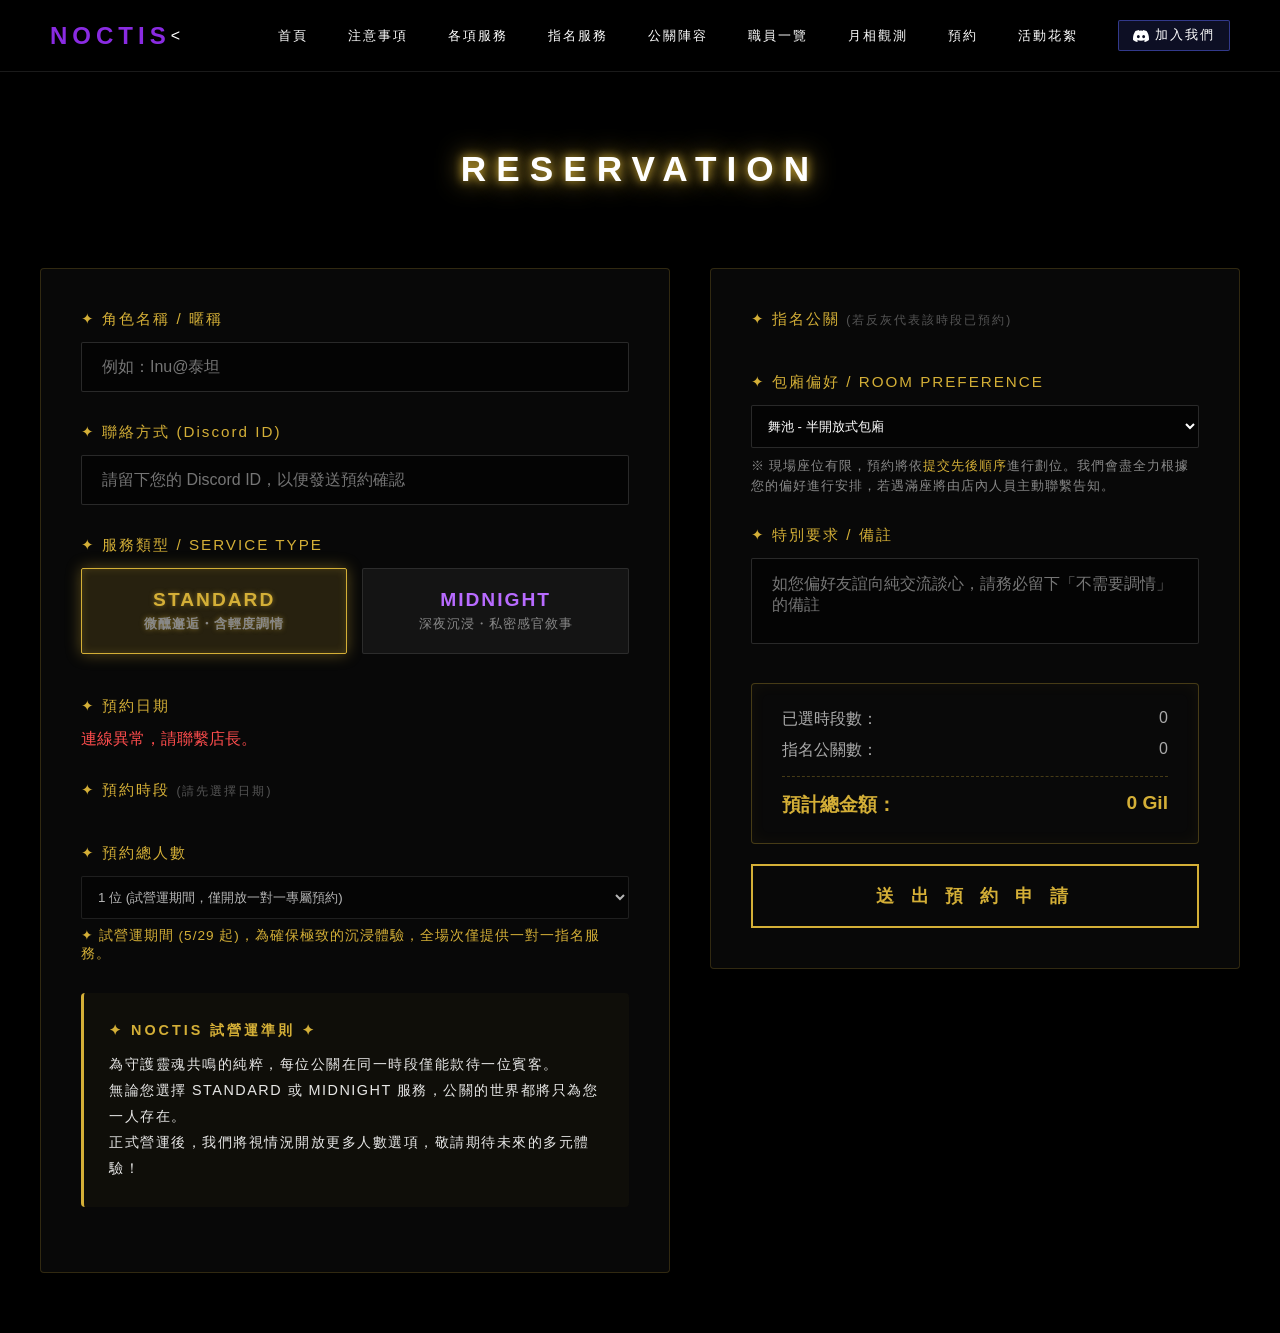
<file: booking.html>
<!DOCTYPE html>
<html lang="zh-Hant">
<head>
    <meta charset="UTF-8">
    <meta name="viewport" content="width=device-width, initial-scale=1.0">
    <title>NOCTIS - 頁面名稱</title> <link rel="stylesheet" href="style.css">
</head>
<body>

    <div id="noctis-main">
        <header class="top-dandy-nav">
            <div class="nav-container">
                <div class="brand">NOCTIS</div>
                <<ul class="nav-menu">
    <li><a href="index.html">首頁</a></li>
    <!-- 💥 將「關於我們」改為「一般服務」 -->
     <li><a href="notice.html">注意事項</a></li>
    <li><a href="general.html">各項服務</a></li> 
    <!-- 💥 將「服務與收費」改為「指名服務」 -->
    <li><a href="service.html">指名服務</a></li> 
    <li><a href="staff.html">公關陣容</a></li>
    <li><a href="members.html">職員一覽</a></li>
    <li><a href="lotto.html">月相觀測</a></li>
    <li><a href="booking.html">預約</a></li>
    <li><a href="gallery.html">活動花絮</a></li>
</ul>
                <a href="https://discord.gg/Uk8znggbCP" target="_blank" class="discord-nav-btn"><svg xmlns="http://www.w3.org/2000/svg" width="16" height="16" viewBox="0 0 24 24" fill="currentColor"><path d="M20.317 4.37a19.791 19.791 0 0 0-4.885-1.515.074.074 0 0 0-.079.037c-.21.375-.444.864-.608 1.25a18.27 18.27 0 0 0-5.487 0 12.64 12.64 0 0 0-.617-1.25.077.077 0 0 0-.079-.037A19.736 19.736 0 0 0 3.677 4.37a.07.07 0 0 0-.032.027C.533 9.046-.32 13.58.099 18.057a.082.082 0 0 0 .031.057 19.9 19.9 0 0 0 5.993 3.03.078.078 0 0 0 .084-.028 14.09 14.09 0 0 0 1.226-1.994.076.076 0 0 0-.041-.106 13.107 13.107 0 0 1-1.872-.892.077.077 0 0 1-.008-.128 10.2 10.2 0 0 0 .372-.292.074.074 0 0 1 .077-.01c3.928 1.793 8.18 1.793 12.062 0a.074.074 0 0 1 .078.01c.12.098.246.198.373.292a.077.077 0 0 1-.006.127 12.299 12.299 0 0 1-1.873.892.077.077 0 0 0-.041.107c.36.698.772 1.362 1.225 1.993a.076.076 0 0 0 .084.028 19.839 19.839 0 0 0 6.002-3.03.077.077 0 0 0 .032-.054c.5-5.177-.838-9.674-3.549-13.66a.061.061 0 0 0-.031-.03zM8.02 15.33c-1.183 0-2.157-1.085-2.157-2.419 0-1.333.956-2.419 2.157-2.419 1.21 0 2.176 1.096 2.157 2.42 0 1.333-.956 2.418-2.157 2.418zm7.975 0c-1.183 0-2.157-1.085-2.157-2.419 0-1.333.955-2.419 2.157-2.419 1.21 0 2.176 1.096 2.157 2.42 0 1.333-.946 2.418-2.157 2.418z"/></svg>加入我們</a>
            </div>
        </header>
<!-- 🏰 預約魔王城：NOCTIS 專屬預約終端 -->
        <section class="reservation-section">
            <div class="booking-container">
                <div style="text-align: center; margin-bottom: 40px;">
                    <h1 class="fame-title" style="font-size: 2.2rem; border: none;">RESERVATION</h1>
                    
                </div>

                <form id="bookingForm">
    <!-- 💥 新增外層雙欄容器 -->
    <div class="booking-split-layout">

        <!-- 🟢 左邊區域：基礎設定 -->
        <div class="booking-left-panel">
            <!-- 1. 貴賓身分 -->
            <div class="form-group">
                <label>✦ 角色名稱 / 暱稱</label>
                <input type="text" id="name" name="name" required placeholder="例如：Inu@泰坦">
            </div>
            <div class="form-group">
                <label>✦ 聯絡方式 (Discord ID)</label>
                <input type="text" id="contact-info" name="contact" required placeholder="請留下您的 Discord ID，以便發送預約確認">
            </div>

            <!-- 2. 服務類型選擇 (包含 Midnight 隱藏條約) -->
            <div class="form-group">
                <label>✦ 服務類型 / SERVICE TYPE</label>
                <div style="display: grid; grid-template-columns: 1fr 1fr; gap: 15px;">
                    <!-- STANDARD 選項 -->
                    <label class="select-item">
                        <input type="radio" name="serviceTier" value="standard" checked>
                        <div class="select-box" style="padding: 20px 10px;">
                            <b style="font-size: 1.2rem; letter-spacing: 2px;">STANDARD</b><br>
                            <span style="font-size: 0.8rem; color: #888; margin-top: 5px; display: inline-block;">微醺邂逅・含輕度調情</span>
                        </div>
                    </label>

                    <!-- MIDNIGHT 選項 -->
                    <label class="select-item midnight-item">
                        <input type="radio" name="serviceTier" value="midnight">
                        <div class="select-box" style="padding: 20px 10px;">
                            <b style="font-size: 1.2rem; letter-spacing: 2px; color: #b86bff;">MIDNIGHT</b><br>
                            <span style="font-size: 0.8rem; color: #888; margin-top: 5px; display: inline-block;">深夜沉浸・私密感官敘事</span>
                        </div>
                    </label>

                    <!-- Midnight 注意事項 -->
                    <div id="midnight-notice" style="display: none; width: 100%; grid-column: 1 / -1; flex-basis: 100%; box-sizing: border-box; margin-top: 25px; padding: 30px 40px; background: linear-gradient(145deg, rgba(138, 43, 226, 0.1), rgba(0, 0, 0, 0.7)); border: 1px solid rgba(184, 107, 255, 0.3); border-left: 4px solid #b86bff; backdrop-filter: blur(15px); border-radius: 2px; box-shadow: 0 10px 30px rgba(0, 0, 0, 0.5); animation: noticeSlideIn 0.8s cubic-bezier(0.16, 1, 0.3, 1);">
                        <div style="display: flex; align-items: center; margin-bottom: 18px;">
                            <span style="color: #b86bff; font-size: 1.2rem; text-shadow: 0 0 12px #b86bff;">✦</span>
                            <h4 style="margin: 0 0 0 15px; color: #fff; letter-spacing: 6px; font-size: 1rem; font-weight: 900; text-shadow: 0 0 10px rgba(184, 107, 255, 0.7);">MIDNIGHT 注意事項</h4>
                        </div>
                        <p style="color: rgba(255, 255, 255, 0.9); font-size: 0.9rem; line-height: 2.2; margin: 0; letter-spacing: 2px; text-align: justify;">
                            您正試圖觸碰深夜的禁忌邊界。由於此服務涉及深層的感官敘事與沉重的情感佔有，為了守護這份靈魂共鳴的純粹，<b style="color: #fff; border-bottom: 1px solid #b86bff; padding-bottom: 2px;">Midnight 僅開放「絕對一對一」預約</b>。在此時段，公關的世界將只為您一人存在。
                        </p>
                    </div>
                </div>
            </div>

            <!-- 3. 動態生成的日期與時段 -->
            <div class="form-group">
                <label>✦ 預約日期 <span style="font-size: 0.75rem; color: #555;"></span></label>
                <div id="dynamic-date-container" class="date-group"></div>
            </div>

            <div class="form-group">
                <label>✦ 預約時段 <span style="font-size: 0.75rem; color: #555;">(請先選擇日期)</span></label>
                <div id="dynamic-time-container" class="time-group"></div>
            </div>

            <!-- 4. 預約總人數與營運準則 -->
            <div class="form-group" style="margin-top: 25px;">
                <label class="item-title">✦ 預約總人數</label>
                <select id="guest-count" name="guestCount" class="custom-select" disabled>
                    <option value="1" selected>1 位 (試營運期間，僅開放一對一專屬預約)</option>
                </select>
                <p id="pr-required-notice" style="color: #d4af37; font-size: 0.85rem; margin-top: 8px; letter-spacing: 1px;">
                    ✦ 試營運期間 (5/29 起)，為確保極致的沉浸體驗，全場次僅提供一對一指名服務。
                </p>
            </div>

            <div class="service-policy-box" style="margin: 25px 0; padding: 25px; border-left: 3px solid #d4af37; background: rgba(212, 175, 55, 0.03); border-radius: 4px;">
                <p style="color: rgba(255, 255, 255, 0.9); font-size: 0.9rem; line-height: 1.8; margin: 0; letter-spacing: 1.5px;">
                    <span style="color: #d4af37; font-weight: bold; letter-spacing: 3px; display: block; margin-bottom: 8px;">✦ NOCTIS 試營運準則 ✦</span>
                    為守護靈魂共鳴的純粹，每位公關在同一時段僅能款待一位賓客。<br>
                    無論您選擇 STANDARD 或 MIDNIGHT 服務，公關的世界都將只為您一人存在。<br>
                    正式營運後，我們將視情況開放更多人數選項，敬請期待未來的多元體驗！
                </p>
            </div>
        </div> <!-- 左區結束 -->

        <!-- 🔴 右邊區域：指名與結帳 -->
        <div class="booking-right-panel">
            <!-- 5. 指名公關 -->
            <div class="form-group">
                <label>✦ 指名公關 <span style="font-size: 0.75rem; color: #555;">(若反灰代表該時段已預約)</span></label>
                <div id="dynamic-pr-container" class="pr-group"></div>
            </div>

            <!-- 💥 4. 包廂偏好選擇 -->
<div class="form-group" id="room-preference-group">
    <label>✦ 包廂偏好 / ROOM PREFERENCE</label>
    <select id="room-preference" name="roomPreference" class="custom-select">
        <option value="dancefloor">舞池 - 半開放式包廂</option>
        <option value="loft">舞池 - 閣樓</option>
        <option value="mezzanine">二樓雅座 (適合喜歡遠離人群，安靜氛圍的客人)</option>
    </select>
<p class="room-notice-hint" style="color: #888; font-size: 0.8rem; margin-top: 8px; letter-spacing: 1px; line-height: 1.5;">
        ※ 現場座位有限，預約將依<span style="color: #d4af37;">提交先後順序</span>進行劃位。我們會盡全力根據您的偏好進行安排，若遇滿座將由店內人員主動聯繫告知。
    </p>
</div>

            <!-- 6. 備註 -->
            <div class="form-group">
                <label>✦ 特別要求 / 備註</label>
                <textarea id="notes" name="note" rows="3" placeholder="如您偏好友誼向純交流談心，請務必留下「不需要調情」的備註"></textarea>
            </div>

            <!-- 7. 結帳面板 -->
            <div class="price-summary-box">
                <div class="price-row">已選時段數：<span id="display-periods">0</span></div>
                <div class="price-row">指名公關數：<span id="display-cats">0</span></div>
                <hr style="border-top: 1px dashed rgba(212, 175, 55, 0.3); margin: 15px 0;">
                <div class="price-total" style="color: #d4af37; font-size: 1.2rem; font-weight: bold; display: flex; justify-content: space-between;">
                    <span>預計總金額：</span>
                    <div><span id="total-amount">0</span> Gil</div>
                </div>
            </div>

            <!-- 8. 提交按鈕 -->
            <button type="submit" id="submitBtn" class="submit-btn">送 出 預 約 申 請</button>
        </div> <!-- 右區結束 -->

    </div> <!-- 雙欄容器結束 -->
</form>
            </div>
        </section>
       

    </div>
<script src="booking.js"></script>

</body>
</html>
</file>
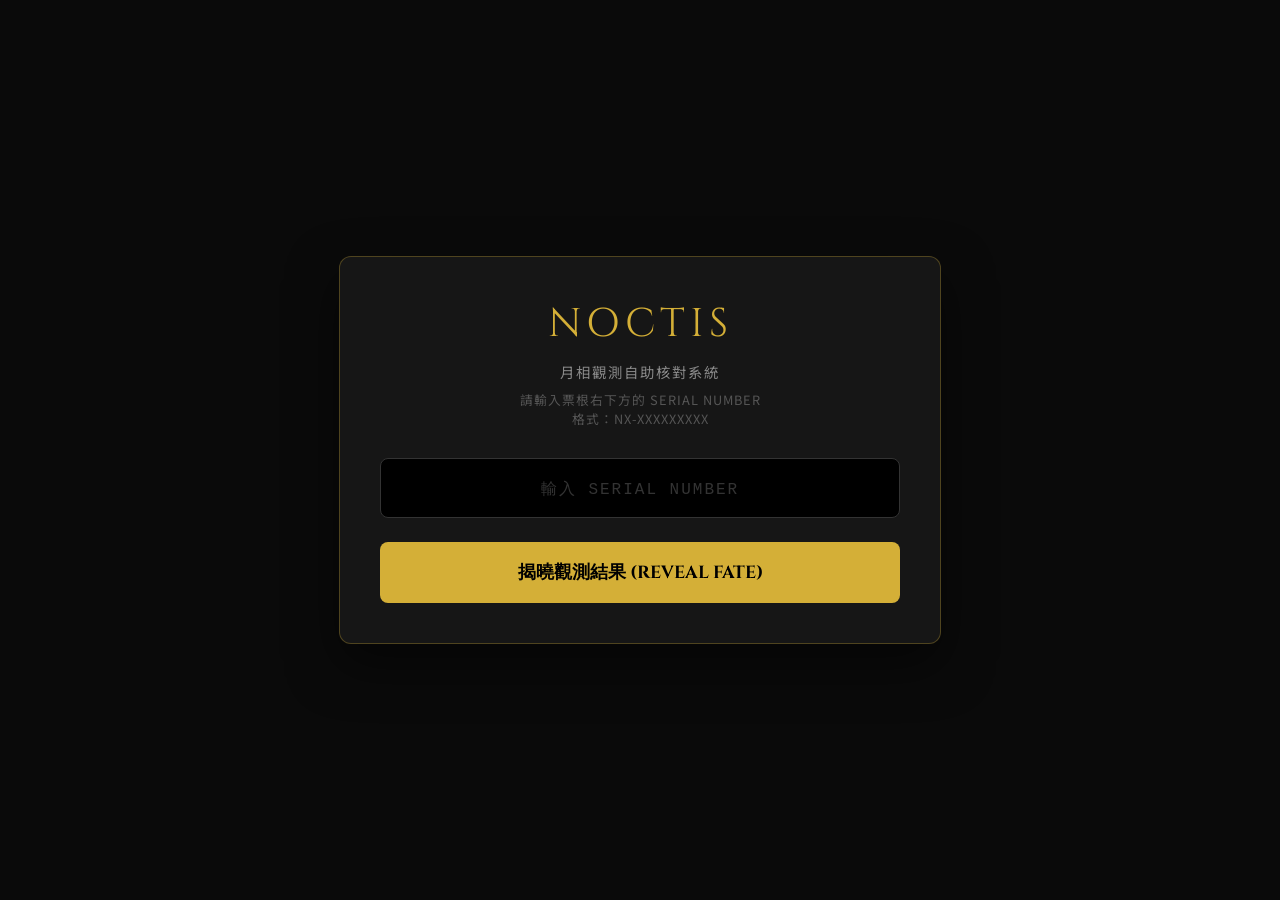
<file: Lunaresult.html>
<!DOCTYPE html>
<html lang="zh-Hant">
<head>
    <meta charset="UTF-8">
    <title>NOCTIS - 月相命運核對終端</title>
    <link href="https://fonts.googleapis.com/css2?family=Cinzel:wght@700&family=Noto+Sans+TC:wght@300;500&display=swap" rel="stylesheet">
    <style>
        :root { --gold: #d4af37; --purple: #b86bff; --bg: #0a0a0a; }
        body { background: var(--bg); color: #fff; font-family: 'Noto Sans TC', sans-serif; display: flex; justify-content: center; align-items: center; min-height: 100vh; margin: 0; padding: 20px; box-sizing: border-box; }
        
        .checker-card {
            max-width: 520px; width: 100%; background: #161616; padding: 40px; 
            border-radius: 12px; border: 1px solid rgba(212, 175, 55, 0.3);
            text-align: center; box-shadow: 0 20px 50px rgba(0,0,0,0.5);
        }

        .logo { font-family: 'Cinzel', serif; color: var(--gold); font-size: 2.5rem; letter-spacing: 5px; margin-bottom: 10px; }
        .subtitle { color: #888; font-size: 0.9rem; letter-spacing: 2px; margin-bottom: 8px; }
        .subtitle-hint { color: #555; font-size: 0.8rem; letter-spacing: 1px; margin-bottom: 30px; }

        /* Serial 輸入框 */
        .serial-wrapper { margin-bottom: 24px; }
        .serial-input {
            width: 100%; box-sizing: border-box;
            background: #000; border: 1px solid #333; color: #fff;
            height: 60px; font-size: 1.4rem; border-radius: 8px;
            text-align: center; letter-spacing: 4px;
            font-family: 'Courier New', monospace; transition: 0.3s;
            padding: 0 16px;
        }
        .serial-input:focus { border-color: var(--purple); box-shadow: 0 0 15px rgba(184, 107, 255, 0.3); outline: none; }
        .serial-input::placeholder { color: #333; font-size: 1rem; letter-spacing: 2px; }

        .check-btn {
            width: 100%; padding: 18px; background: var(--gold); color: #000; 
            font-weight: bold; border: none; cursor: pointer; border-radius: 8px;
            font-family: 'Cinzel'; font-size: 1.1rem; transition: 0.3s;
        }
        .check-btn:hover { background: #fff; transform: translateY(-3px); }
        .check-btn:disabled { background: #555 !important; color: #888 !important; cursor: not-allowed; transform: none !important; }

        /* 結果區 */
        #result-area { margin-top: 30px; display: none; animation: fadeIn 0.5s; }
        @keyframes fadeIn { from { opacity: 0; transform: translateY(10px); } to { opacity: 1; transform: translateY(0); } }

        .result-header {
            padding: 16px 20px; border-radius: 8px 8px 0 0;
            background: rgba(0,0,0,0.4); border: 1px solid #333;
            border-bottom: none;
        }
        .result-serial { font-size: 0.75rem; color: #555; letter-spacing: 3px; margin-bottom: 4px; }
        .result-buyer { font-size: 1rem; color: #aaa; letter-spacing: 2px; }

        /* 每注結果卡片 */
        .bet-list { display: flex; flex-direction: column; gap: 0; }
        .bet-item {
            padding: 16px 20px;
            background: rgba(0,0,0,0.3);
            border: 1px solid #222;
            border-top: none;
            display: flex; align-items: center; justify-content: space-between;
            gap: 12px;
        }
        .bet-item:last-child { border-radius: 0 0 8px 8px; }

        .bet-nums { display: flex; gap: 6px; flex-wrap: wrap; }
        .num-ball {
            width: 32px; height: 32px; border-radius: 50%;
            background: #1a1a1a; border: 1px solid #333;
            font-size: 0.8rem; font-family: 'Courier New', monospace;
            display: flex; align-items: center; justify-content: center;
            transition: 0.2s;
        }
        .num-ball.hit { background: rgba(184,107,255,0.2); border-color: var(--purple); color: var(--purple); }
        .num-ball.special { background: rgba(212,175,55,0.2); border-color: var(--gold); color: var(--gold); }

        .bet-prize { text-align: right; flex-shrink: 0; }
        .bet-prize-name { font-size: 0.85rem; font-family: 'Cinzel'; margin-bottom: 2px; }
        .bet-prize-amount { font-size: 0.75rem; color: #888; }
        .bet-no-prize { font-size: 0.8rem; color: #444; }

        /* 總計區 */
        .result-summary {
            margin-top: 16px; padding: 18px 20px;
            background: rgba(0,0,0,0.4); border-radius: 8px;
            border: 1px solid rgba(212,175,55,0.2);
            display: flex; align-items: center; justify-content: space-between;
        }
        .summary-label { font-size: 0.8rem; color: #888; letter-spacing: 2px; }
        .summary-amount { font-size: 1.3rem; font-family: 'Cinzel'; color: var(--gold); }

        .loading-msg { color: var(--gold); padding: 20px; }
    </style>
</head>
<body>

<div class="checker-card">
    <div class="logo">NOCTIS</div>
    <div class="subtitle">月相觀測自助核對系統</div>
    <div class="subtitle-hint">請輸入票根右下方的 SERIAL NUMBER<br>格式：NX-XXXXXXXXX</div>

    <div class="serial-wrapper">
        <input type="text" class="serial-input" id="serialInput" placeholder="輸入 SERIAL NUMBER" maxlength="20">
    </div>

    <button class="check-btn" onclick="runCheck()">揭曉觀測結果 (REVEAL FATE)</button>

    <div id="result-area"></div>
</div>

<script>
const GAS_URL = "https://script.google.com/macros/s/AKfycbwudPjnrQzKMKsIHrvm0boqptRyVSfoZDF0aGbZw4ksZqknpuxfYDGCD4AyRMEb21TdhQ/exec";

// Enter 鍵直接查詢
document.getElementById('serialInput').addEventListener('keydown', e => {
    if (e.key === 'Enter') runCheck();
});

async function runCheck() {
    const btn = document.querySelector('.check-btn');
    const serial = document.getElementById('serialInput').value.trim();
    const resArea = document.getElementById('result-area');

    if (!serial) {
        alert("請輸入 Serial Number");
        return;
    }

    btn.disabled = true;
    const originalText = btn.innerText;
    btn.innerText = "觀測中 (OBSERVING...)";
    resArea.style.display = 'block';
    resArea.innerHTML = `<div class="loading-msg">正在同步月相檔案...</div>`;

    try {
        const response = await fetch(`${GAS_URL}?action=checkSerial&serial=${encodeURIComponent(serial)}`);
        const data = await response.json();

        if (data.status === 'not_found') {
            resArea.innerHTML = `<div style="padding:20px; color:#ff4d4d; border:1px solid #ff4d4d33; border-radius:8px;">找不到此 Serial Number，請確認票根號碼。</div>`;
            return;
        }

        if (data.status === 'no_result') {
            resArea.innerHTML = `<div style="padding:20px; color:#888; border:1px solid #333; border-radius:8px;">本期尚未開獎，請等待月相揭曉。</div>`;
            return;
        }

        renderResult(data, serial);

    } catch (e) {
        resArea.innerHTML = `<div style="padding:20px; color:#ff4d4d;">連線失敗，請聯繫櫃檯職員。</div>`;
    } finally {
        btn.disabled = false;
        btn.innerText = originalText;
    }
}

function renderResult(data, serial) {
    const resArea = document.getElementById('result-area');
    const winningNums = data.winningNums; // array of padded strings
    const specialNum = data.specialNum;
    const bets = data.bets; // array of { nums: [...], prize, amount }

    let totalAmount = 0;

    // 建立每注 HTML
    const betItems = bets.map((bet, i) => {
        const balls = bet.nums.map(n => {
            const isHit = winningNums.includes(n);
            const isSpecial = n === specialNum && !isHit; // 特別號但非正字
            const cls = isHit ? 'hit' : (isSpecial ? 'special' : '');
            return `<div class="num-ball ${cls}">${n}</div>`;
        }).join('');

        let prizeHtml = '';
        if (bet.prize) {
            totalAmount += bet.amountNum || 0;
            prizeHtml = `
                <div class="bet-prize">
                    <div class="bet-prize-name" style="color:${bet.color}">${bet.prize}</div>
                    <div class="bet-prize-amount">${bet.amount}</div>
                </div>`;
        } else {
            prizeHtml = `<div class="bet-no-prize">未中獎</div>`;
        }

        return `
            <div class="bet-item">
                <div class="bet-nums">${balls}</div>
                ${prizeHtml}
            </div>`;
    }).join('');

    const summaryHtml = totalAmount > 0
        ? `<div class="result-summary">
               <div class="summary-label">本票根合計獎金</div>
               <div class="summary-amount">${totalAmount.toLocaleString()} Gil</div>
           </div>`
        : '';

    resArea.innerHTML = `
        <div class="result-header">
            <div class="result-serial">SERIAL : ${serial}</div>
            <div class="result-buyer">${data.buyer || ''}</div>
        </div>
        <div class="bet-list">${betItems}</div>
        ${summaryHtml}
    `;
}
</script>
</body>
</html>
</file>
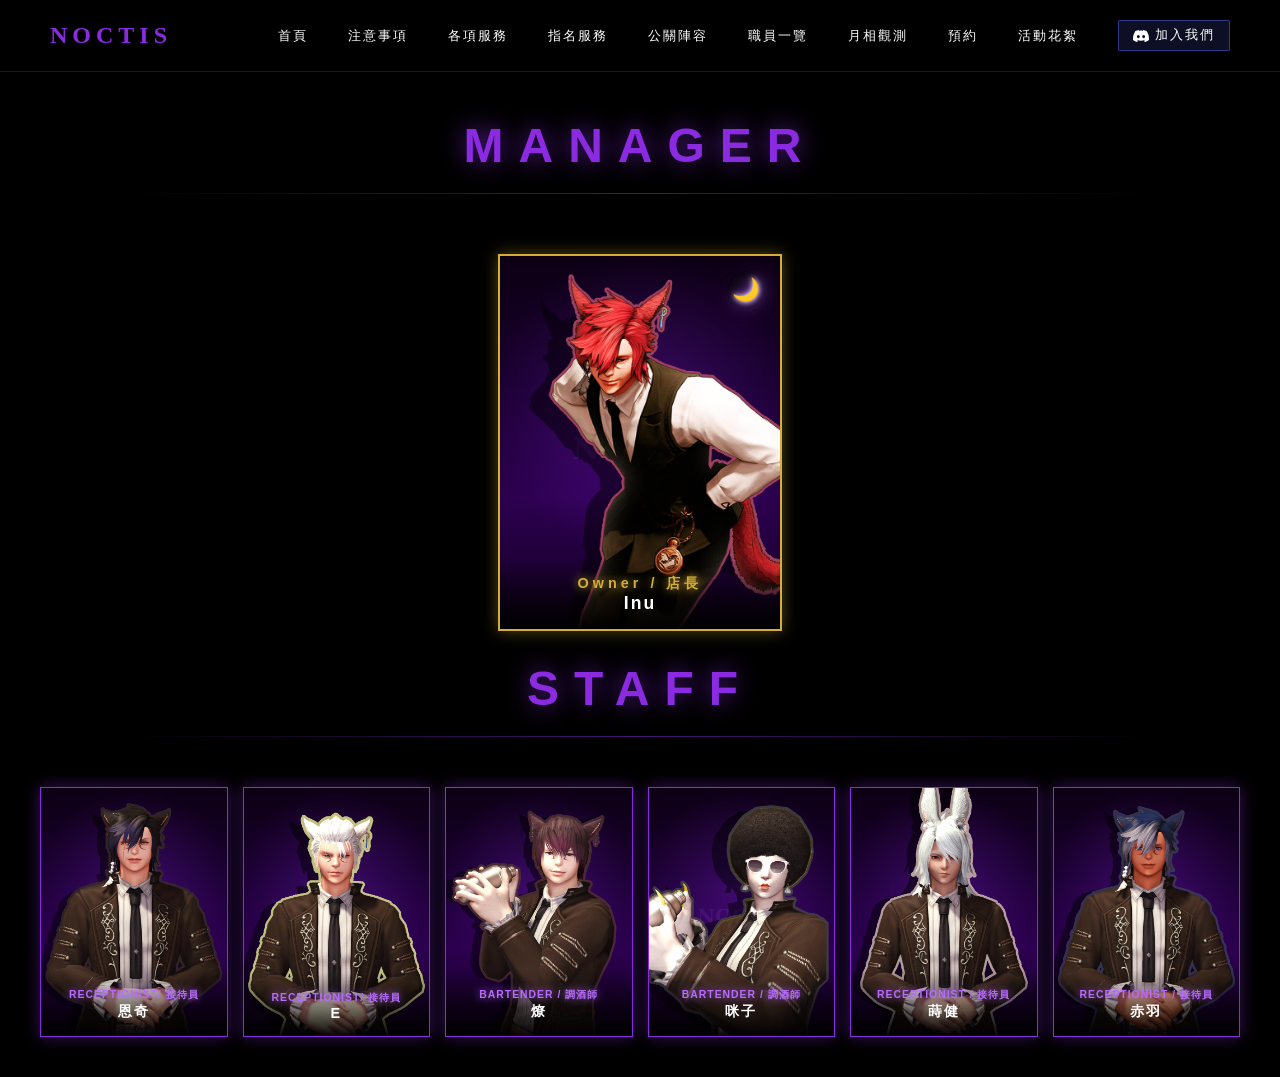
<file: members.html>
<!DOCTYPE html>
<html lang="zh-Hant">
<head>
    <meta charset="UTF-8">
    <title>NOCTIS - 職員團隊</title>
    <!-- 💥 確保正確引入樣式表 -->
    <link rel="stylesheet" href="style.css">
</head>
<body class="members-page">

    <!-- 💥 1. 導覽列區塊：加在這裡 -->
    <<header class="top-dandy-nav">
        <div class="nav-container">
            <div class="brand">NOCTIS</div>
           <ul class="nav-menu">
    <li><a href="index.html">首頁</a></li>
    <!-- 💥 將「關於我們」改為「一般服務」 -->
     <li><a href="notice.html">注意事項</a></li>
    <li><a href="general.html">各項服務</a></li> 
    <!-- 💥 將「服務與收費」改為「指名服務」 -->
    <li><a href="service.html">指名服務</a></li> 
    <li><a href="staff.html">公關陣容</a></li>
    <li><a href="members.html">職員一覽</a></li>
    <li><a href="lotto.html">月相觀測</a></li>
    <li><a href="booking.html">預約</a></li>
    <li><a href="gallery.html">活動花絮</a></li>
</ul>
                <a href="https://discord.gg/Uk8znggbCP" target="_blank" class="discord-nav-btn"><svg xmlns="http://www.w3.org/2000/svg" width="16" height="16" viewBox="0 0 24 24" fill="currentColor"><path d="M20.317 4.37a19.791 19.791 0 0 0-4.885-1.515.074.074 0 0 0-.079.037c-.21.375-.444.864-.608 1.25a18.27 18.27 0 0 0-5.487 0 12.64 12.64 0 0 0-.617-1.25.077.077 0 0 0-.079-.037A19.736 19.736 0 0 0 3.677 4.37a.07.07 0 0 0-.032.027C.533 9.046-.32 13.58.099 18.057a.082.082 0 0 0 .031.057 19.9 19.9 0 0 0 5.993 3.03.078.078 0 0 0 .084-.028 14.09 14.09 0 0 0 1.226-1.994.076.076 0 0 0-.041-.106 13.107 13.107 0 0 1-1.872-.892.077.077 0 0 1-.008-.128 10.2 10.2 0 0 0 .372-.292.074.074 0 0 1 .077-.01c3.928 1.793 8.18 1.793 12.062 0a.074.074 0 0 1 .078.01c.12.098.246.198.373.292a.077.077 0 0 1-.006.127 12.299 12.299 0 0 1-1.873.892.077.077 0 0 0-.041.107c.36.698.772 1.362 1.225 1.993a.076.076 0 0 0 .084.028 19.839 19.839 0 0 0 6.002-3.03.077.077 0 0 0 .032-.054c.5-5.177-.838-9.674-3.549-13.66a.061.061 0 0 0-.031-.03zM8.02 15.33c-1.183 0-2.157-1.085-2.157-2.419 0-1.333.956-2.419 2.157-2.419 1.21 0 2.176 1.096 2.157 2.42 0 1.333-.956 2.418-2.157 2.418zm7.975 0c-1.183 0-2.157-1.085-2.157-2.419 0-1.333.955-2.419 2.157-2.419 1.21 0 2.176 1.096 2.157 2.42 0 1.333-.946 2.418-2.157 2.418z"/></svg>加入我們</a>
        </div>
    </header>
    <div id="noctis-main">
        <section class="staff-section">
            <div class="host-title-container">
                <h2 class="host-title">MANAGER</h2>
                <hr class="title-divider">
            </div>
            <!-- 管理層容器 (店長) -->
            <div id="grid-manager" class="host-grid"></div>

            <div class="host-title-container" style="margin-top: 20px;">
                <h2 class="host-title">STAFF</h2>
                <hr class="title-divider">
            </div>
            <!-- 支援團隊容器 (調酒師等) -->
            <div id="grid-support" class="host-grid"></div>
        </section>
    </div>

    <!-- 店長的 Secret Menu 彈窗 (保持不變) -->
    <div id="secret-menu-overlay" class="secret-overlay">
        <div class="secret-content">
            <span class="close-secret">&times;</span>
            <h2 class="secret-title">INU'S SECRET MENU</h2>
            <ul class="secret-list">
                <li><span>禁忌調酒：溺水之月</span> <span class="price">80,000G</span></li>
                <li><span>店長陪聊 (15min)</span> <span class="price">150,000G</span></li>
                <li><span>指定神祕禮品</span> <span class="price">???</span></li>
            </ul>
        </div>
    </div>

    <script src="script.js"></script>
    <script>
        document.addEventListener('DOMContentLoaded', () => {
            // 💥 啟動職員頁面渲染邏輯
            if (typeof renderMembersPage === 'function') {
                renderMembersPage();
            }
        });
    </script>
</body>
</html>
</file>
<file: style.css>
/* --- 解決背景斷層：確保全店永遠是黑色的 --- */
html, body {
    margin: 0;
    padding: 0;
    background-color: #000 !important;
    min-height: 100%;
    /* 💥 刪除了 height: 100vh 跟 overflow: hidden 的強制鎖定 */
}

/* =========================================
   🎬 NOCTIS 最終修正：入口視覺系統
   ========================================= */

/* 1. 基礎底層：深邃純黑畫布 */
#noctis-curtain {
    position: fixed;
    top: 0; left: 0; width: 100%; height: 100vh;
    z-index: 9999;
    display: flex;
    justify-content: center;
    align-items: center;
    background: #000 !important; 
    overflow: hidden; 
}

/* 2. 煙霧層：確保在背景之上，但在門片之下 */
#noctis-curtain::before {
    content: '';
    position: absolute;
    top: 0; left: 0; width: 100%; height: 100%;
    z-index: 2; /* 💥 關鍵層級 */
    pointer-events: none;
    box-shadow: 
        inset 0 0 150px rgba(138, 43, 226, 0.4),
        inset 0 0 250px rgba(212, 175, 55, 0.2);
    animation: edgeSmoke 8s infinite alternate ease-in-out;
}

@keyframes edgeSmoke {
    from { opacity: 0.4; }
    to { opacity: 0.8; }
}
/* 3. 門片層：純黑且置於煙霧之上，點擊後拉開 */
.curtain-part {
    position: absolute;
    top: 0; width: 50%; height: 100%;
    background: #000 !important; /* 💥 必須是純黑實色 */
    z-index: 5; /* 💥 關鍵層級：壓在煙霧上 */
    transition: transform 1.5s cubic-bezier(0.77, 0, 0.175, 1);
}
.curtain-part.left { left: 0; width: 50.1%; }
.curtain-part.right { right: 0; }

/* 4. 內容層：Logo 與按鈕，永遠保持在最頂端 */
.curtain-content {
    position: relative;
    z-index: 100; /* 💥 關鍵層級：最高，保證看得見 */
    text-align: center;
    background: transparent !important;
}

/* =========================================
   ⚡ Logo 霸氣覺醒與間歇閃爍特效
   ========================================= */
/* --- 修正：Logo 容器也必須透明 --- */
.logo-wrapper {
    margin-bottom: 40px;
    position: relative;
    z-index: 10;
    background: transparent !important; /* 💥 確保這裡沒有顏色 */
    filter: drop-shadow(0 0 30px rgba(138, 43, 226, 0.8));
}

.neon-logo {
    /* 💥 強制放大：如果 1200px 出不來，我們用 min-width 逼它變大 */
    width: 90vw; 
    max-width: 1200px;
    min-width: 800px; /* 💥 在電腦螢幕上絕對不能小於這個尺寸 */
    height: auto;
    
    /* 💥 閃爍動畫：10秒一輪 */
    animation: randomFlicker 10s infinite;
}

/* 💥 間歇性通電特效：包含開頭大閃爍、中間穩定呼吸、三不五時短路 */
@keyframes randomFlicker {
    /* 開局強烈通電 */
    0% { opacity: 0; filter: brightness(0); }
    1% { opacity: 1; filter: brightness(2.5) drop-shadow(0 0 40px #b86bff); transform: scale(1.02); }
    2% { opacity: 0.1; filter: brightness(0); }
    3% { opacity: 1; filter: brightness(1.8) drop-shadow(0 0 30px #b86bff); }
    4% { opacity: 0.4; filter: brightness(0.5); }
    5% { opacity: 1; filter: brightness(1) drop-shadow(0 0 20px rgba(184, 107, 255, 0.6)); transform: scale(1); }

    /* 穩定呼吸 */
    25% { filter: brightness(1.2) drop-shadow(0 0 30px rgba(184, 107, 255, 0.9)); transform: scale(1.01); }
    50% { filter: brightness(1) drop-shadow(0 0 20px rgba(184, 107, 255, 0.6)); transform: scale(1); }

    /* 💥 三不五時的強烈短路 (滋~滋~) */
    60% { opacity: 1; filter: brightness(1); }
    61% { opacity: 0.3; filter: brightness(0.3); transform: translateX(-2px); } /* 💥 加上輕微位移，更有故障感 */
    62% { opacity: 1; filter: brightness(2) drop-shadow(0 0 40px #b86bff); transform: translateX(2px) scale(1.02); }
    63% { opacity: 1; filter: brightness(1) drop-shadow(0 0 20px rgba(184, 107, 255, 0.6)); transform: translateX(0) scale(1); }

    /* 繼續穩定呼吸 */
    80% { filter: brightness(1.1) drop-shadow(0 0 25px rgba(184, 107, 255, 0.7)); transform: scale(1.01); }
    100% { filter: brightness(1) drop-shadow(0 0 20px rgba(184, 107, 255, 0.6)); transform: scale(1); }
}

/* 左右兩片門 */
.curtain-part {
    position: absolute;
    top: 0; width: 50%; height: 100%;
    background: #0a0a0a;
    z-index: 1;
    transition: transform 1.5s cubic-bezier(0.77, 0, 0.175, 1); /* 高級的滑動曲線 */
}
/* 30行：移除 border-right，並讓左門稍微寬一點點點蓋住縫隙 */
.curtain-part.left { 
    left: 0; 
    border-right: none; 
    width: 50.1%; /* 💥 關鍵：多出 0.1% 確保完全蓋住 */
}
/* 31行：移除 border-left */
.curtain-part.right { 
    right: 0; 
    border-left: none; 
}

/* 布幕中間的內容 */
.curtain-content {
    position: relative;
    z-index: 10;
    text-align: center;
    transition: opacity 0.5s ease;
}

.fallback-logo {
    font-size: 3rem;
    color: #8a2be2;
    text-shadow: 0 0 15px rgba(138, 43, 226, 0.8);
    letter-spacing: 10px;
    margin-bottom: 10px;
}

/* --- 1. 放大後的年齡確認文字 --- */
.construction-text {
    font-size: 1.8rem;       /* 從原本的大小顯著放大 */
    color: rgba(255, 255, 255, 0.7); 
    letter-spacing: 0.4rem;  /* 增加字距營造高級感 */
    text-transform: uppercase;
    font-weight: 300;
    margin-bottom: 20px;
    /* 加入淡淡的呼吸感 */
    animation: textFade 3s ease-in-out infinite;
}

/* =========================================
   🏹 吸引點擊：上指向誘導組件 (修正版)
   ========================================= */
.enter-trigger {
    margin-top: 60px; /* 增加與 Logo 的間距 */
    cursor: pointer;
    display: flex;
    flex-direction: column;
    align-items: center;
    z-index: 100;
}

/* 上箭頭修正與動畫 */
.arrow-box {
    font-size: 3rem; /* 放大箭頭 */
    color: #b86bff;
    text-shadow: 0 0 20px rgba(184, 107, 255, 0.8);
    /* 💥 指向上方的動畫：從下往上推動點擊慾望 */
    animation: arrowPushUp 1.5s infinite ease-in-out;
    margin-bottom: 20px;
}

/* 誘導文字顯著放大 */
.induce-text {
    color: #fff; /* 💥 改為純白 */
    font-size: 1.5rem; /* 稍微再大一點點 */
    letter-spacing: 15px;
    text-transform: uppercase;
    font-weight: 300;
    /* 💥 加上發光，確保在煙霧中清晰可見 */
    text-shadow: 0 0 10px rgba(184, 107, 255, 0.8); 
    transition: all 0.5s ease;
}

/* 懸停互動加強 */
.enter-trigger:hover .arrow-box {
    color: #fff;
    text-shadow: 0 0 30px #b86bff, 0 0 60px #b86bff;
}

.enter-trigger:hover .induce-text {
    color: #fff;
    letter-spacing: 25px; /* 💥 懸停時劇烈展開，吸引感滿分 */
    text-shadow: 0 0 15px rgba(184, 107, 255, 0.8);
}

/* 💥 動畫定義：向上指引 */
@keyframes arrowPushUp {
    0%, 100% { transform: translateY(0); opacity: 0.5; }
    50% { transform: translateY(-20px); opacity: 1; } /* 向上跳動 */
}

/* 讓原本的按鈕樣式失效 (如果還有殘留的話) */
.enter-btn {
    border: none !important;
    background: none !important;
    box-shadow: none !important;
}

/* 💥 JS 觸發的開門動畫 */
.curtain-open .curtain-part.left { transform: translateX(-100%); }
.curtain-open .curtain-part.right { transform: translateX(100%); }
/* --- 基礎背景設定 --- */
body, html { margin: 0; padding: 0; box-sizing: border-box; }

#noctis-main {
    background-color: transparent; 
    font-family: 'Helvetica Neue', Helvetica, Arial, sans-serif;
    color: #fff;
    
    /* 💥 恢復為最小高度 100vh，允許內容往下生長，並把 overflow: hidden 拿掉 */
    min-height: 100vh; 
    
    display: flex;
    flex-direction: column;
    position: relative;
    z-index: 5; 
}

/* --- 導覽列 --- */
.top-dandy-nav {
    position: fixed;
    top: 0; width: 100%;
    background: rgba(0, 0, 0, 0.85);
    backdrop-filter: blur(10px);
    z-index: 1000;
    border-bottom: 1px solid rgba(255, 255, 255, 0.1);
}

.nav-container {
    display: flex;
    justify-content: space-between;
    align-items: center;
    padding: 20px 50px;
    max-width: 1400px;
    margin: 0 auto;
}

.brand {
    font-size: 1.5rem;
    letter-spacing: 5px;
    font-weight: 800;
    color: #8a2be2;
}

.nav-menu {
    display: flex;
    list-style: none;
    gap: 40px;
    margin: 0; padding: 0;
    flex: 1;
    justify-content: flex-end;
    margin-right: 20px;
}

.nav-menu a {
    text-decoration: none;
    color: #fff;
    font-size: 0.8rem;
    letter-spacing: 2px;
    transition: 0.3s;
}

.nav-menu a:hover {
    color: #8a2be2;
    text-shadow: 0 0 8px #8a2be2;
}

/* =========================================
   🎬 Hero 視覺區：文字在左，長方形框在右
   ========================================= */

/* 修改 1：鎖死 Hero 高度 */
.hero-section {
    position: relative;
    /* 💥 恢復強制佔滿整個螢幕高度 */
    height: 100vh !important; 
    width: 100%;
    background: #000;
    
    display: flex;
    /* 💥 只要沒有其他干擾，這行就是「永遠垂直置中」的絕對魔法 */
    align-items: center !important; 
    justify-content: space-between;
    
    /* 💥 殺掉那個害您無法置中的 padding-top，強制恢復上下為 0 */
    padding: 0 10% !important; 
    
    box-sizing: border-box; 
    overflow: hidden; 
}
/* --- 左側：文字區塊 --- */
.hero-text {
    position: relative;
    z-index: 20;
    display: flex;
    flex-direction: column;
    align-items: flex-start; /* 強制靠左 */
    text-align: left;
    width: 100%; /* 確保它能盡量撐開 */
    max-width: 60%; /* 💥 從 50% 放大到 60%，給名人堂釋放空間！ */
}

/* =========================================
   📺 SLOGAN 霓虹閃爍特效 (模擬影片效果)
   ========================================= */
.hero-slogan {
    /* ... 你原本的字體、大小、顏色設定保持不變 ... */
    color: #fff;
    /* 💥 初始狀態：先給予基礎的霓虹光暈 */
    text-shadow: 
        0 0 8px rgba(138, 43, 226, 0.6),
        0 0 15px rgba(138, 43, 226, 0.4);
    
    /* 💥 應用新的閃爍動畫：
       - 2s: 動畫總長度（閃爍+穩定）
       - linear: 均勻速度
       - infinite: 無限循環（如果你希望它一直閃）
       - (可選) 2s: 延遲，比如門打開後 2 秒才開始閃
    */
    animation: neonFlicker 2s linear infinite; 
}

/* 💥 動畫核心：不規則閃爍頻率設計 */
@keyframes neonFlicker {
    /* 0%-10%: 快速閃爍階段 (通電瞬間) */
    0%, 2%, 4%, 6%, 8%, 10% {
        opacity: 1;
        text-shadow: 
            0 0 8px rgba(138, 43, 226, 0.8),
            0 0 15px rgba(138, 43, 226, 0.6),
            0 0 30px #8a2be2;
    }
    1%, 3%, 5%, 7%, 9% {
        opacity: 0.4; /* 快速變暗，模擬接觸不良 */
        text-shadow: none; /* 瞬間失去光暈 */
    }

    /* 10%-15%: 稍微停頓變暗 (醞釀穩定) */
    11%, 15% {
        opacity: 0.6;
        text-shadow: 0 0 10px rgba(138, 43, 226, 0.4);
    }

    /* 15%-20%: 再不規則閃兩下 */
    16%, 18%, 20% {
        opacity: 1;
        text-shadow: 
            0 0 8px rgba(138, 43, 226, 0.8),
            0 0 15px rgba(138, 43, 226, 0.6),
            0 0 30px #8a2be2;
    }
    17%, 19% {
        opacity: 0.7;
        text-shadow: 0 0 10px rgba(138, 43, 226, 0.5);
    }

    /* 20%-100%: 最終穩定亮起 (伴隨極微小顫動) */
    21%, 100% {
        opacity: 1;
        text-shadow: 
            0 0 8px rgba(138, 43, 226, 0.8),
            0 0 15px rgba(138, 43, 226, 0.6),
            0 0 30px #8a2be2;
    }
}

/* 副標題呼吸特效 */
.slogan-sub {
    font-size: 1.2rem;
    letter-spacing: 0.8rem;
    color: rgba(255, 255, 255, 0.6);
    margin-top: 30px;
    margin-left: 5px;
    font-weight: 300;
    text-align: left; /* 強制靠左 */
    animation: subPureGlow 6s ease-in-out infinite;
    will-change: opacity, text-shadow;
}
/* --- 📍 主頁專屬座標牌 --- */
.hero-location {
    margin-top: 25px; /* 與上方副標題拉開一點優雅的距離 */
    display: inline-flex;
    align-items: center;
    padding: 8px 20px;
    
    /* 淡淡的紫色背景與霓虹邊框 */
    background: rgba(138, 43, 226, 0.05); 
    border: 1px solid rgba(138, 43, 226, 0.4); 
    border-radius: 2px;
    box-shadow: 0 0 15px rgba(138, 43, 226, 0.15);
    
    /* 微微的互動感 */
    transition: all 0.3s ease;
}

/* 滑鼠懸停時發出更亮的紫光 */
.hero-location:hover {
    background: rgba(138, 43, 226, 0.15);
    border-color: #b86bff;
    box-shadow: 0 0 20px rgba(138, 43, 226, 0.4);
    transform: translateX(5px); /* 輕微向右浮動 */
}

.hero-location .loc-icon {
    color: #d4af37; /* 用金色星號點綴，抓住眼球 */
    margin-right: 12px;
    font-size: 0.9rem;
    animation: locationPulse 3s infinite; /* 讓星星微微閃爍 */
}

.hero-location .loc-text {
    color: #fff;
    font-size: 0.95rem;
    letter-spacing: 4px; /* 拉寬字距，增加呼吸感與高級感 */
    text-shadow: 0 0 5px rgba(255, 255, 255, 0.3);
}

/* 金色星號的呼吸動畫 */
@keyframes locationPulse {
    0%, 100% { opacity: 0.6; text-shadow: 0 0 5px #d4af37; }
    50% { opacity: 1; text-shadow: 0 0 15px #d4af37, 0 0 25px #d4af37; }
}

/* --- 右側：長方形圖片框 (橫向寬版) --- */
.hero-slider {
    position: relative;
    z-index: 10;
    
    /* 💥 核心修改：使用相對寬度與比例 */
    width: 55vw;             /* 寬度佔螢幕寬度的 55%，確保永遠留空間給左側文字 */
    max-width: 1200px;       /* 設定最大上限，防止在超大螢幕上變得太誇張 */
    min-width: 400px;        /* 設定最小下限，防止在小螢幕縮得太小看不清 */
    
    /* 💥 自動維持 15:9 的長方形比例 (原 1500x900 比例) */
    aspect-ratio: 15 / 9;    
    height: auto;            /* 讓高度由比例自動計算 */
    
    flex-shrink: 0; 
    border: 2px solid #8a2be2; 
    box-shadow: 0 0 15px rgba(138, 43, 226, 0.6);
    border-radius: 8px; 
    overflow: hidden;
}
/* --- 2. 圖片滑動邏輯 --- */
.slide {
    position: absolute;
    top: 0; left: 0;
    width: 100%; height: 100%;
    background-size: cover;
    background-position: center;
    
    /* 預設狀態：縮在右邊看不見的地方 */
    transform: translateX(100%); 
    transition: transform 1.2s cubic-bezier(0.4, 0, 0.2, 1); /* 使用更順滑的曲線 */
    z-index: 1;
}
/* 當前顯示狀態：滑入中間 */
.slide.active {
    transform: translateX(0);
    z-index: 2;
}

/* 移出狀態：往左滑走 */
.slide.exit {
    transform: translateX(-100%);
    z-index: 1;
}

.slide.active {
    opacity: 1 !important; /* 只顯示這張 */
}

/* --- 背景遮罩氛圍：整體均勻壓暗 --- */
.slider-overlay {
    position: absolute;
    top: 0; left: 0;
    width: 100%; height: 100%;
    
    /* 💥 核心修改：使用純色半透明黑，取代漸層光圈 */
    background:  rgba(0, 0, 0, 0.2);
    
    z-index: 5;
    pointer-events: none;
}

/* =========================================
   ⚡ 動畫定義區
   ========================================= */

@keyframes gentleShort {
    0%, 40% { opacity: 1; text-shadow: 0 0 8px rgba(138, 43, 226, 0.8), 0 0 20px rgba(138, 43, 226, 0.4); }
    42% { opacity: 0.3; text-shadow: none; }
    44% { opacity: 1; }
    46%, 70% { opacity: 1; }
    72% { opacity: 0.1; text-shadow: none; color: #222; }
    75% { opacity: 0.8; text-shadow: 0 0 15px #8a2be2; color: #fff; }
    78% { opacity: 0.1; text-shadow: none; color: #222; }
    82% { opacity: 1; text-shadow: 0 0 8px rgba(138, 43, 226, 0.8), 0 0 30px #8a2be2; color: #fff; }
    90% { opacity: 0.6; }
    92% { opacity: 1; }
}

@keyframes subPureGlow {
    0%, 100% { opacity: 0.3; text-shadow: 0 0 0px rgba(138, 43, 226, 0); filter: blur(1px); }
    50% { opacity: 0.9; text-shadow: 0 0 10px rgba(138, 43, 226, 0.6), 0 0 25px rgba(138, 43, 226, 0.3); filter: blur(0); }
}

/* =========================================
   👔 CAST 網格系統 (保留原本的)
   ========================================= */

.cast-section {
    padding: 100px 50px;
    max-width: 1400px;
    margin: 0 auto;
}

.cast-grid {
    display: grid;
    grid-template-columns: repeat(4, 1fr);
    gap: 30px;
    margin-top: 50px;
}

.cast-card {
    position: relative;
    overflow: hidden;
    transition: 0.5s;
}

.cast-img-wrapper {
    aspect-ratio: 3 / 4;
    background: #1a1a1a;
    overflow: hidden;
}

.cast-img-wrapper img {
    width: 100%; height: 100%;
    object-fit: cover;
    filter: grayscale(0%);
    transition: 0.8s;
}

.cast-card:hover .cast-img-wrapper img {
    filter: grayscale(0%);
    transform: scale(1.05);
}

.cast-info {
    padding: 15px 0;
    border-bottom: 1px solid #333;
}

.name {
    font-size: 1.2rem;
    letter-spacing: 2px;
    margin-top: 5px;
}

.rank {
    font-size: 0.7rem;
    color: #8a2be2;
}
/* =========================================
   ⚡ 瞬間隱形魔法 (解決閃爍問題)
   ========================================= */
/* 當 html 被貼上 skip-curtain 標籤時，布幕連 0.1 秒都不准出現 */
.skip-curtain #noctis-curtain {
    display: none !important;
}

/* 同時，強制讓主內容區瞬間現身 */
.skip-curtain #noctis-main {
    display: block !important;
}

/* =========================================
   🎵 BGM 音樂控制開關
   ========================================= */
.bgm-control-btn {
    position: fixed;
    top: 25px;
    right: 25px;
    z-index: 10001; /* 確保它永遠在最上層 */
    padding: 8px 18px;
    
    background: rgba(0, 0, 0, 0.5); /* 半透明黑底 */
    backdrop-filter: blur(5px);     /* 毛玻璃特效 */
    
    border: 1px solid rgba(138, 43, 226, 0.5);
    border-radius: 2px;
    
    color: rgba(255, 255, 255, 0.8);
    font-size: 0.8rem;
    letter-spacing: 3px;
    cursor: pointer;
    transition: all 0.3s ease;
}

/* 滑鼠移過去發光 */
.bgm-control-btn:hover {
    background: rgba(138, 43, 226, 0.2);
    border-color: #8a2be2;
    color: #fff;
    box-shadow: 0 0 15px rgba(138, 43, 226, 0.4);
}

/* 當音樂關閉時的「暗色狀態」 */
.bgm-control-btn.muted {
    border-color: #555;
    color: #888;
    background: rgba(0, 0, 0, 0.8);
    box-shadow: none;
}
.bgm-control-btn.muted:hover {
    border-color: #888;
    background: rgba(255, 255, 255, 0.1);
}
/* =========================================
   🤵 Noctis Host Section 精準修復
   ========================================= */

/* 1. 確保大廳區塊是垂直排列並強行置中 */
.staff-section {
    padding: 150px 20px 80px;
    background: #000;
    display: flex;
    flex-direction: column;
    align-items: center; /* 讓標題、定義、網格全部在大方向上置中 */
    width: 100%;
    box-sizing: border-box;
}

/* 2. 標題與紫色背光[cite: 6] */
.host-title-container {
    width: 100%;
    max-width: 1200px;
    text-align: center;
}
.host-title {
    color: #8a2be2;
    font-size: 3rem;
    letter-spacing: 15px;
    text-shadow: 0 0 25px rgba(138, 43, 226, 0.7);
    margin: 0 0 20px 0;
}
.title-divider {
    border: none;
    height: 1px;
    background: linear-gradient(to right, transparent, rgba(138, 43, 226, 0.5), transparent);
    width: 85%;
    margin: 0 auto 50px;
}

/* 3. 服務定義卡片 (對齊 1200px 邊界)[cite: 6] */
.service-guide-v2 {
    width: 100%;
    max-width: 1200px;
    display: flex;
    gap: 30px;
    margin-bottom: 40px;
}
.guide-card {
    flex: 1;
    background: rgba(255, 255, 255, 0.03);
    border-left: 2px solid #8a2be2;
    padding: 25px;
}
.gold-mark { color: #d4af37; font-weight: bold; margin-right: 8px; }
.guide-card h3 { font-size: 1.1rem; letter-spacing: 4px; color: #fff; margin: 0; display: inline-block; }
.midnight h3 { color: #b86bff; }
.card-content p { font-size: 0.85rem; color: rgba(255, 255, 255, 0.6); line-height: 1.8; margin-top: 15px; }

/* 4. 下拉索引區[cite: 6] */
.filter-dropdown-row {
    width: 100%;
    max-width: 1200px;
    display: flex;
    gap: 40px;
    margin-bottom: 30px;
    justify-content: flex-start; /* 與照片牆左邊界對齊 */
}
.noctis-select {
    background: #000; color: #fff; border: 1px solid rgba(138, 43, 226, 0.5);
    padding: 6px 12px; font-size: 0.8rem; outline: none;
}

/* 5. 照片牆 4x4 + 1[cite: 6] */
.host-grid {
    display: grid;
    grid-template-columns: repeat(4, 1fr); /* 固定 4 欄[cite: 6] */
    gap: 30px;
    width: 100%;
    max-width: 1200px;
}

.staff-card {
    position: relative;
    background: #111;
    border: 1px solid rgba(138, 43, 226, 0.4);
    aspect-ratio: 3 / 4;
    cursor: pointer;
    overflow: hidden;
    transition: 0.4s;
}

/* --- 1. 廢除死板置中，改用動態標籤 --- */
.host-grid .staff-card.last-centered {
    grid-column: 2 / 4 !important; /* 佔據中間兩格 */
    justify-self: center !important;
    width: 100% !important;
    max-width: 280px !important;
}

/* --- 2. 順手整好你的下拉選單排版 (防止文字重疊) --- */
.filter-dropdown-row {
    width: 100%;
    max-width: 1200px;
    display: flex;
    flex-wrap: wrap; /* 防止太擠時重疊 */
    gap: 30px;
    margin-bottom: 30px;
}

.noctis-select {
    min-width: 120px; /* 鎖定最小寬度，防止選單縮得太小 */
}

/* --- 3. 確保紫色霓虹框永遠存在 --- */
.staff-card {
    border: 1px solid #8a2be2 !important; 
    box-shadow: 0 0 15px rgba(138, 43, 226, 0.4) !important;
    background: #111 !important;
}

/* 酒杯與月亮[cite: 6] */
.staff-card::after { position: absolute; top: 15px; right: 15px; font-size: 1.5rem; z-index: 10; }
.staff-card.type-standard::after { content: '🍷'; }
.staff-card.type-midnight::after { content: '🌙'; }

.staff-info {
    position: absolute; bottom: 0; width: 100%; padding: 15px;
    background: linear-gradient(transparent, rgba(0,0,0,0.95));
    text-align: center;
}
.name { font-size: 1.1rem; color: #fff; margin: 0; white-space: nowrap; }
/* =========================================
   👑 NOCTIS 最終修復：17人完美網格
   ========================================= */

/* 2. 搵返消失嘅紫色霓虹框[cite: 6] */
.staff-card {
    border: 1px solid #8a2be2 !important; /* 實色紫色邊框[cite: 6] */
    box-shadow: 0 0 15px rgba(138, 43, 226, 0.4) !important; /* 霓虹光暈[cite: 6] */
    background: #000 !important;
    aspect-ratio: 3 / 4 !important;
    position: relative !important;
    overflow: hidden !important;
}

/* 3. 修正卡片內資訊排版，防止重疊[cite: 6] */
.staff-info {
    position: absolute !important;
    bottom: 0 !important;
    width: 100% !important;
    padding: 15px 0 !important;
    background: linear-gradient(transparent, rgba(0, 0, 0, 0.95)) !important;
    text-align: center !important;
    z-index: 5 !important;
}

.name {
    font-size: 1.1rem !important;
    letter-spacing: 2px !important;
    color: #fff !important;
    margin: 0 !important;
}

/* 🍷 同 🌙 標記位置修正[cite: 6] */
.staff-card::after {
    position: absolute !important;
    top: 10px !important;
    right: 10px !important;
    font-size: 1.3rem !important;
    z-index: 10 !important;
}
/* =========================================
   👑 NOCTIS 最終修復：配色與網格精準控制
   ========================================= */
/* 2. 恢復紫色霓虹邊框 */
.staff-card {
    border: 1px solid #8a2be2 !important; /* 顯眼的紫色框 */
    box-shadow: 0 0 15px rgba(138, 43, 226, 0.4) !important; /* 霓虹光暈 */
    background: #111 !important;
    aspect-ratio: 3 / 4 !important;
    position: relative !important;
    overflow: hidden !important;
}

/* 3. 配色調整：STANDARD 改紫色，MIDNIGHT 改金色 */

/* --- STANDARD (紫色系) --- */
.guide-card.standard { border-left: 3px solid #8a2be2 !important; }
.guide-card.standard h3 { color: #8a2be2 !important; }
.guide-card.standard .card-content p { color: #b86bff !important; } /* 淺紫註解文字 */

/* --- MIDNIGHT (金色系) --- */
.guide-card.midnight { border-left: 3px solid #d4af37 !important; }
.guide-card.midnight h3 { color: #d4af37 !important; }
.guide-card.midnight .card-content p { color: #d4af37 !important; } /* 金色註解文字 */
.guide-card.midnight .gold-mark { color: #fff !important; } /* 把註解符號轉白，突顯金色文字 */

/* 4. 修正圖標大小與位置[cite: 6] */
.staff-card::after {
    position: absolute !important;
    top: 15px !important;
    right: 15px !important;
    font-size: 1.4rem !important;
    z-index: 10;
}
/* 只有當 JS 判斷需要置中時才生效 */
.staff-card.dynamic-center {
    grid-column: 2 / 4 !important; /* 佔據中間兩格 */
    justify-self: center !important;
    width: 100% !important;
}
/* 只有當 JS 數完人數發現餘 1 時，才會動態加上這個 class[cite: 6] */
.staff-card.dynamic-center {
    grid-column: 2 / 4 !important; 
    justify-self: center !important;
    width: 100% !important;
    max-width: 280px !important;
}
/* =========================================
   ✨ 圖標霓虹特效 (酒杯與彎月)
   ========================================= */

/* 1. 基礎定位與大小控制 */
.staff-card::after {
    position: absolute !important;
    top: 12px !important;
    right: 12px !important;
    font-size: 1.6rem !important;
    z-index: 10 !important;
    transition: all 0.4s ease !important;
    pointer-events: none;

    /* 💥 新增：深色圓形背景，增加對比 */
    background: rgba(0, 0, 0, 0.55);
    backdrop-filter: blur(4px);
    border-radius: 50%;
    width: 2.4rem;
    height: 2.4rem;
    display: flex !important;
    align-items: center;
    justify-content: center;
    line-height: 2.4rem;
    text-align: center;
}

/* 2. 🍷 STANDARD：紫色微醺光暈 */
.staff-card.type-standard::after {
    content: '🍷' !important;
    /* 多層陰影：由內而外發散紫色光芒 */
    text-shadow: 
        0 0 5px #fff,               /* 最核心的白光 */
        0 0 10px #8a2be2,           /* 第一層紫光 */
        0 0 20px #8a2be2,           /* 第二層擴散紫光 */
        0 0 30px rgba(138, 43, 226, 0.5); /* 最外層氛圍光 */
}

/* 3. 🌙 MIDNIGHT：深夜神祕光暈[cite: 6] */
.staff-card.type-midnight::after {
    content: '🌙' !important;
    /* 月亮的發光可以稍微帶點粉紫色，更具魅惑感[cite: 6] */
    text-shadow: 
        0 0 5px #fff,
        0 0 10px #b86bff,
        0 0 20px #b86bff,
        0 0 40px rgba(184, 107, 255, 0.4);
}

/* 4. 💥 互動加強：滑鼠移上去時，霓虹燈會「通電」變更亮[cite: 6] */
.staff-card:hover::after {
    transform: scale(1.2) rotate(5deg) !important; /* 輕微放大並旋轉 */
    text-shadow: 
        0 0 8px #fff,
        0 0 15px #8a2be2,
        0 0 30px #8a2be2,
        0 0 50px #8a2be2;
    filter: brightness(1.2); /* 增加亮度[cite: 3] */
}
/* --- Midnight 警告文字加強 --- */
.guide-card.midnight .card-content p {
    color: #d4af37 !important; /* 金色底色 */
}

/* 針對「私密房間」這幾個字特別加強 */
.guide-card.midnight .card-content p strong,
.guide-card.midnight .card-content p b {
    color: #ff4d4d; /* 警示紅，或是用亮金色 #fff5ad */
    text-shadow: 0 0 10px rgba(255, 77, 77, 0.5);
    font-weight: bold;
    border-bottom: 1px solid #ff4d4d;
    margin: 0 2px;
}
.r18-tag {
    font-size: 0.6rem !important;
    color: #fff !important;
    /* 💥 漸層邊框效果 */
    background: linear-gradient(#111, #111) padding-box,
                linear-gradient(to right, #8a2be2, #ff0055) border-box;
    border: 1px solid transparent !important;
    padding: 2px 8px !important;
    border-radius: 20px; /* 膠囊形狀 */
    margin-left: 10px;
    letter-spacing: 1px;
    font-weight: bold;
    box-shadow: 0 0 12px rgba(255, 0, 85, 0.3);
    vertical-align: middle;
}
/* 讓警告文字看起來像溫馨提示而非罰款通知[cite: 6] */
.room-notice {
    display: block;
    margin-top: 10px;
    font-size: 0.75rem;
    color: rgba(212, 175, 55, 0.8); /* 沉穩的金褐色[cite: 6] */
    border-top: 1px solid rgba(212, 175, 55, 0.2);
    padding-top: 10px;
    font-style: italic; /* 斜體增加優雅感 */
}
/* --- 自由選擇權備註樣式 --- */
.freedom-note {
    margin-top: 15px;
    font-size: 0.75rem;
    color: rgba(255, 255, 255, 0.5); /* 淡淡的白色，不要搶戲 */
    line-height: 1.6;
    padding-left: 15px;
    border-left: 1px solid rgba(138, 43, 226, 0.3); /* 細微的紫邊[cite: 6] */
    font-style: italic;
}

.freedom-note b {
    color: #8a2be2; /* 強調 Standard 時用紫色[cite: 6] */
    text-shadow: 0 0 5px rgba(138, 43, 226, 0.5);
    font-weight: normal;
}

/* 之前建議的房間通知，顏色微調以區分 */
.room-notice {
    display: block;
    margin-top: 12px;
    font-size: 0.7rem;
    color: #d4af37; /* 金色警告[cite: 6] */
    letter-spacing: 1px;
}
/* 2. Standard 專屬紫色註解樣式[cite: 6] */
.guide-card.standard {
    border-left: 3px solid #8a2be2 !important;
}

.opt-out-note {
    margin-top: 15px;
    font-size: 0.75rem;
    color: rgba(138, 43, 226, 0.8); /* 使用紫色作為核心提醒色[cite: 6] */
    line-height: 1.6;
    padding-left: 15px;
    border-left: 1px solid rgba(138, 43, 226, 0.3);
    font-style: italic;
}

.opt-out-note b {
    color: #fff;
    text-shadow: 0 0 5px #8a2be2;
    font-weight: normal;
}
/* =========================================
   🎛️ NOCTIS 索引中控台：高級感升級
   ========================================= */

/* 強制讓索引列置中，不要亂跑 */
.filter-dropdown-row {
    width: 100%;
    max-width: 1200px;
    display: flex;
    justify-content: center; /* 💥 關鍵：全部在中間集合 */
    gap: 40px; /* 選單之間的距離 */
    margin: 30px auto;
    padding: 0 20px;
}

.dropdown-item {
    display: flex;
    align-items: center; /* 讓標籤跟選單垂直對齊 */
}

/* 霓虹標籤字體：亮紫色 + 呼吸發光 */
.noctis-label {
    font-size: 0.8rem !important;
    font-weight: 900;
    letter-spacing: 4px;
    color: #b86bff !important; /* 亮紫色 */
    text-shadow: 0 0 8px rgba(138, 43, 226, 0.6);
    margin-right: 15px;
    animation: labelPulse 4s infinite ease-in-out; /* 呼吸效果 */
}

/* 下拉選單樣式優化 */
.noctis-select {
    background: rgba(0, 0, 0, 0.7) !important;
    color: #fff !important;
    border: 1px solid rgba(138, 43, 226, 0.4) !important;
    padding: 6px 12px !important;
    font-size: 0.8rem;
    cursor: pointer;
    transition: 0.3s;
}

.noctis-select:hover {
    border-color: #8a2be2 !important;
    box-shadow: 0 0 10px rgba(138, 43, 226, 0.4);
}

/* 呼吸動畫定義 */
@keyframes labelPulse {
    0%, 100% { opacity: 0.8; text-shadow: 0 0 5px #8a2be2; }
    50% { opacity: 1; text-shadow: 0 0 15px #8a2be2, 0 0 25px #b86bff; }
}
/* =========================================
   👑 NOCTIS 個人檔案頁面樣式
   ========================================= */
.profile-page { background: #000; color: #fff; }

.profile-container {
    max-width: 1200px;
    margin: 150px auto 80px;
    padding: 0 40px;
    display: grid;
    grid-template-columns: 1.2fr 1fr; /* 左圖右字 */
    gap: 60px;
}

/* --- 左側：形象照與座右銘 --- */
.profile-visual {
    position: sticky;
    top: 150px;
}
.profile-img-box {
    border: 1px solid #8a2be2;
    box-shadow: 0 0 30px rgba(138, 43, 226, 0.3);
    aspect-ratio: 3 / 4;
    overflow: hidden;
    position: relative;
}
.profile-img-box img {
    width: 100%; height: 100%; object-fit: cover;
}
.motto-box {
    margin-top: 25px;
    text-align: center;
    font-style: italic;
    color: rgba(138, 43, 226, 0.9);
    letter-spacing: 3px;
    font-size: 1.1rem;
}

/* --- 右側：資訊區 --- */
.profile-info h1 {
    font-size: 3.5rem;
    letter-spacing: 10px;
    color: #fff;
    margin: 0 0 10px 0;
    text-shadow: 0 0 20px #8a2be2;
}
.profile-tags { margin-bottom: 30px; }
.tag {
    display: inline-block;
    padding: 4px 12px;
    border: 1px solid rgba(255, 255, 255, 0.3);
    font-size: 0.7rem;
    margin-right: 10px;
    letter-spacing: 2px;
}

/* 數值表格 */
.stats-grid {
    display: grid;
    grid-template-columns: 1fr 1fr;
    gap: 20px;
    border-top: 1px solid #222;
    padding-top: 20px;
    margin-bottom: 40px;
}
.stat-item label { color: #8a2be2; font-size: 0.7rem; letter-spacing: 2px; display: block; }
.stat-item span { font-size: 1rem; letter-spacing: 1px; }

/* 服務分級對比 */
.service-details {
    display: grid;
    gap: 20px;
}
.service-box {
    padding: 25px;
    background: rgba(255, 255, 255, 0.03);
    border-left: 3px solid #8a2be2;
}
.service-box.midnight { border-left-color: #d4af37; } /* Midnight 金色 */

.service-box h3 { margin: 0 0 15px 0; font-size: 0.9rem; letter-spacing: 3px; }
.service-box p { font-size: 0.85rem; color: rgba(255, 255, 255, 0.7); line-height: 1.7; }
/* --- 人物誌區塊樣式 --- */
.profile-bio {
    margin-bottom: 40px;
    padding: 20px;
    background: rgba(138, 43, 226, 0.05); /* 極淡的紫色底，增加空間感 */
    border-radius: 4px;
}

.bio-title {
    font-size: 0.75rem;
    letter-spacing: 4px;
    color: #8a2be2;
    margin-bottom: 15px;
    font-weight: 800;
    text-transform: uppercase;
    display: flex;
    align-items: center;
}

.bio-title::after {
    content: "";
    flex: 1;
    height: 1px;
    background: linear-gradient(to right, rgba(138, 43, 226, 0.5), transparent);
    margin-left: 20px;
}

.bio-text {
    font-size: 0.9rem;
    line-height: 1.8;
    color: rgba(255, 255, 255, 0.8); /* 稍微降一點亮度，看起來更高級 */
    text-align: justify;
    letter-spacing: 1px;
    white-space: pre-wrap; /* 💥 讓你在資料庫寫的換行能正確顯示 */
}
/* --- 1. 性格標籤：紫色邊框與霓虹發光[cite: 1] --- */
.tag-neon {
    display: inline-block;
    padding: 6px 16px;
    border: 1px solid #8a2be2;
    background: rgba(138, 43, 226, 0.15);
    color: #fff;
    font-size: 0.75rem;
    letter-spacing: 2px;
    margin-right: 12px;
    margin-bottom: 10px;
    border-radius: 2px;
    box-shadow: 0 0 12px rgba(138, 43, 226, 0.4);
    text-shadow: 0 0 5px #fff;
}

/* --- 2. 數值區塊：拉開垂直距離[cite: 1] --- */
.stat-item label {
    color: #8a2be2;
    font-size: 0.7rem;
    letter-spacing: 2px;
    display: block;
    margin-bottom: 12px; /* 💥 增加標題與數值的間距 */
}

/* --- 5. 同步大廳的 Standard 樣式[cite: 1] --- */
.service-details-v2 .guide-card {
    background: rgba(255, 255, 255, 0.03);
    border-left: 3px solid #8a2be2;
    padding: 25px;
    margin-top: 20px;
}
.service-details-v2 .card-header { display: flex; align-items: center; margin-bottom: 10px; }
/* --- 照片下方的台詞樣式 --- */
.motto-box {
    margin-top: 30px;
    text-align: center;
    font-size: 1rem;
    line-height: 1.6;
    letter-spacing: 2px;
    
    /* 💥 讓台詞顏色帶一點紫色光輝 */
    color: #b86bff; 
    text-shadow: 0 0 8px rgba(138, 43, 226, 0.5);
    font-style: italic;
    
    padding: 0 20px;
}
/* --- 1. 返回按鈕樣式 --- */
.back-nav {
    margin-bottom: 20px;
    text-align: left;
}
.back-btn {
    color: rgba(255, 255, 255, 0.6);
    text-decoration: none;
    font-size: 0.75rem;
    letter-spacing: 3px;
    border: 1px solid rgba(138, 43, 226, 0.3);
    padding: 8px 15px;
    transition: 0.3s;
}
.back-btn:hover {
    color: #fff;
    border-color: #8a2be2;
    background: rgba(138, 43, 226, 0.1);
    box-shadow: 0 0 15px rgba(138, 43, 226, 0.3);
}

/* --- 2. 左右箭頭導覽樣式[cite: 1] --- */
.profile-pagination {
    display: flex;
    justify-content: center;
    align-items: center;
    margin-top: 40px;
    gap: 30px;
}
.nav-arrow {
    color: #b86bff;
    text-decoration: none;
    font-size: 0.85rem;
    letter-spacing: 2px;
    font-weight: 800;
    transition: 0.3s;
}
.nav-arrow:hover {
    color: #fff;
    text-shadow: 0 0 10px #8a2be2, 0 0 20px #8a2be2;
}
.nav-divider {
    color: rgba(138, 43, 226, 0.3);
}
.nav-spacer {
    width: 60px; /* 當箭頭消失時佔位用，保持中間那條線不歪掉 */
}
/* --- 職員頁面背景 --- */
.members-page { background-color: #000; }

/* --- Secret Menu 彈窗樣式 --- */
.secret-overlay {
    display: none; /* 預設隱藏 */
    position: fixed;
    top: 0; left: 0; width: 100%; height: 100%;
    background: rgba(0, 0, 0, 0.95);
    z-index: 10002;
    justify-content: center;
    align-items: center;
}

.secret-content {
    border: 2px solid #d4af37; /* 金色邊框 */
    padding: 50px;
    background: #0a0a0a;
    box-shadow: 0 0 30px rgba(212, 175, 55, 0.4);
    text-align: center;
    position: relative;
    max-width: 500px;
    width: 90%;
}

.secret-title {
    color: #d4af37;
    letter-spacing: 5px;
    margin-bottom: 30px;
    text-shadow: 0 0 10px #d4af37;
}

.secret-list {
    list-style: none; padding: 0;
    text-align: left;
}

.secret-list li {
    margin-bottom: 20px;
    display: flex;
    justify-content: space-between;
    color: #fff;
    border-bottom: 1px solid #333;
    padding-bottom: 10px;
}

.secret-list .price { color: #d4af37; font-weight: bold; }

.close-secret {
    position: absolute; top: 20px; right: 20px;
    color: #555; font-size: 1.5rem; cursor: pointer;
}
/* --- 3. 壓縮 Management 與 Support 之間的距離 --- */
#grid-manager {
    margin: 20px 0;      /* 💥 從 40px 縮小，讓店長跟下方員工靠更近[cite: 4] */
    display: flex;
    justify-content: center;
}

.boss-card {
    width: 320px !important; /* 💥 比普通卡片更大 */
    height: 426px !important; /* 維持 3:4 比例 */
    border: 2px solid #d4af37 !important; /* 💥 金色邊框 */
    box-shadow: 0 0 25px rgba(212, 175, 55, 0.4), 
                inset 0 0 20px rgba(138, 43, 226, 0.2) !important;
    cursor: help !important; /* 提示有隱藏要素 */
    transition: 0.5s ease;
}

.boss-card:hover {
    transform: scale(1.05);
    box-shadow: 0 0 50px rgba(212, 175, 55, 0.6) !important;
}

/* 讓店長的職稱發金光 */
.boss-rank {
    color: #d4af37 !important;
    text-shadow: 0 0 10px #d4af37;
    font-weight: 900;
    letter-spacing: 5px;
}
/* --- 1. 壓縮頂部間距 --- */
.members-page .staff-section {
    padding-top: 100px; /* 💥 從 150px 縮小，讓內容往上提 */
    padding-bottom: 40px;
}

/* 確保導覽列在成員頁面也保持高級質感[cite: 1] */
.top-dandy-nav {
    position: fixed;
    top: 0; 
    width: 100%;
    background: rgba(0, 0, 0, 0.85);
    backdrop-filter: blur(10px);
    z-index: 1000;
    border-bottom: 1px solid rgba(255, 255, 255, 0.1);
}
/* --- 店長專屬：霸氣大卡片 --- */
#grid-manager {
    display: flex;
    justify-content: center;
    margin: 10px 0;
}
.boss-rank {
    color: #d4af37 !important;
    font-weight: 900;
    letter-spacing: 5px;
    text-shadow: 0 0 10px #d4af37;
}
/* 確保普通職員有紫色霓虹框[cite: 1] */
.staff-card.type-standard {
    border: 1px solid #8a2be2 !important;
    box-shadow: 0 0 15px rgba(138, 43, 226, 0.4) !important;
    background: #111 !important;
}

/* 確保職員頁面網格正常顯示[cite: 1] */
.host-grid {
    display: grid;
    grid-template-columns: repeat(4, 1fr);
    gap: 30px;
    width: 100%;
    max-width: 1200px;
    margin: 0 auto;
}
/* --- 困惑表情特效[cite: 1] --- */
.confused-emote {
    font-size: 3rem;
    color: #d4af37;
    text-shadow: 0 0 10px #d4af37;
    padding: 10px;
}

@keyframes emoteFade {
    0%, 100% { opacity: 0.5; transform: scale(1); }
    50% { opacity: 1; transform: scale(1.1); }
}

/* 確保普通職員框框顯現[cite: 1] */
.staff-card.type-standard {
    border: 1px solid #8a2be2 !important;
    box-shadow: 0 0 15px rgba(138, 43, 226, 0.4) !important;
    background: #111 !important;
}
/* --- 💥 職員頁面圖標精準控制邏輯 --- */

/* 1. 在職員一覽頁面，預設隱藏所有卡片的右上角圖標 (::after) */
.members-page .staff-card::after {
    display: none !important;
}

/* 2. 強制幫店長 (boss-card) 把月亮補回來[cite: 4] */
.members-page .boss-card::after {
    display: block !important; /* 恢復顯示 */
    content: '🌙' !important;   /* 指定為月亮圖標 */
    
    /* 複用你原本設計的高級霓虹發光特效[cite: 4] */
    text-shadow: 
        0 0 5px #fff,
        0 0 10px #b86bff,
        0 0 20px #b86bff,
        0 0 40px rgba(184, 107, 255, 0.4);
    
    /* 確保位置與公關頁面一致[cite: 4] */
    position: absolute !important;
    top: 15px !important;
    right: 15px !important;
    font-size: 1.4rem !important;
    z-index: 10 !important;
}
/* --- 💥 職員一覽：6 欄縮小版網格系統 --- */
.members-page #grid-support {
    display: grid;
    /* 💥 強制改為 6 欄排列 */
    grid-template-columns: repeat(6, 1fr) !important; 
    gap: 15px; /* 縮小間距，讓排版更緊湊 */
    width: 100%;
    max-width: 1200px;
    margin: 0 auto;
}

/* --- 3. 資訊文字微調：防止照片縮小後文字爆開 --- */
.members-page .staff-card .name {
    font-size: 1 rem !important; /* 字體稍微調小以配合小框 */
}
.members-page .staff-card .boss-rank, 
.members-page .staff-card .rank {
    font-size: 0.6rem !important;
    letter-spacing: 1px;
}
/* --- 💥 職員一覽：分層尺寸系統 --- */

/* 1. 店長卡片：維持與「公關頁面」一樣的標準大小 (約 4 欄寬度) */
.members-page .boss-card {
    width: 280px !important;    /* 💥 恢復為公關頁面的標準寬度 */
    height: auto !important;
    aspect-ratio: 3 / 4 !important;
    
    border: 2px solid #d4af37 !important;
    box-shadow: 0 0 15px rgba(212, 175, 55, 0.4) !important;
    margin: 0 auto;             /* 確保在大容器中置中[cite: 4] */
}

/* 💥 店長名字字體：維持原本大小[cite: 4] */
.members-page .boss-card .name {
    font-size: 1.1rem !important; 
    letter-spacing: 2px;
}

/* 💥 店長職稱字體：維持發光與大小[cite: 4] */
.members-page .boss-card .boss-rank {
    font-size: 0.9rem !important;
    letter-spacing: 4px;
    color: #d4af37 !important;
}

/* 2. 支援團隊：改為 6 欄精簡網格[cite: 4] */
.members-page #grid-support {
    display: grid;
    grid-template-columns: repeat(6, 1fr) !important; 
    gap: 15px;
    width: 100%;
    max-width: 1200px;
    margin: 0 auto;
}

/* 💥 一般職員字體：為了配合 6 欄寬度而稍微縮小[cite: 4] */
.members-page #grid-support .name {
    font-size: 0.9rem !important; 
}
.members-page #grid-support .rank {
    font-size: 0.65rem !important;
}
/* =========================================
   🍷 NOCTIS 服務與收費頁面專屬樣式
   ========================================= */

/* --- 1. 頁面主容器與標題 --- */
.service-page-container {
    max-width: 1100px;
    margin: 150px auto 50px;
    padding: 0 20px;
    padding-bottom: 150px !important; /* 底部空間，讓頁面有餘裕 */
}

/* 裝飾性底部線條 */
.service-page-container::after {
    content: "";
    display: block;
    height: 1px;
    background: linear-gradient(90deg, transparent, #8a2be2, transparent);
    box-shadow: 0 0 10px #8a2be2;
    margin: 20px auto 0 !important; /* 壓縮後的間距 */
    width: 60px !important;         /* 精緻短線 */
}

.charge-section {
    margin-top: 0 !important;
    padding-top: 0 !important;
}

.charge-section:last-of-type {
    margin-bottom: 50px !important;  
}

.section-title {
    color: #fff;
    letter-spacing: 5px;
    text-align: center;
    text-shadow: 0 0 10px rgba(138, 43, 226, 0.5);
    margin-top: 20px !important; 
    margin-bottom: 30px !important; /* 壓縮標題下方的間距 */
}

/* --- 2. HOST PACKAGES 宿命指名區塊 --- */
.package-grid {
    display: flex !important;       /* 強制開啟彈性佈局 */
    justify-content: center !important; 
    align-items: stretch;           
    gap: 40px;                      
    max-width: 1200px;              
    margin: 40px auto 30px !important; /* 壓縮後的底部間距 */
    flex-wrap: wrap;                
}

.package-card {
    flex: 1;                        
    max-width: 450px;               /* 限制單個框框寬度 */
    min-width: 320px;               
    padding: 40px;
    background: rgba(255, 255, 255, 0.03);
    border-radius: 4px;
    text-align: left;               
    display: flex;
    flex-direction: column;
    justify-content: center;        /* 內容垂直置中 */
    min-height: 300px;              
    transition: 0.3s;
}

/* 紫色與金色的強效霓虹效果 */
.standard-neon {
    border: 2px solid #8a2be2 !important;
    box-shadow: 0 0 15px rgba(138, 43, 226, 0.5), inset 0 0 15px rgba(138, 43, 226, 0.2) !important;
    background: linear-gradient(145deg, #0a0a0a, #1a0a2a) !important;
}

.midnight-neon {
    border: 2px solid #d4af37 !important;
    box-shadow: 0 0 25px rgba(212, 175, 55, 0.4), inset 0 0 20px rgba(212, 175, 55, 0.1) !important;
    background: linear-gradient(145deg, #0a0a0a, #2a200a) !important;
}

/* 價格與文字細節 */
.price-tag {
    font-size: 2rem;
    color: #fff;
    margin: 20px 0;
    font-weight: bold;
}

.price-tag .unit { 
    font-size: 0.9rem; 
    color: #888; 
}

.service-ref {
    color: rgba(255, 255, 255, 0.9);
    font-size: 0.95rem;
    margin: 20px 0 10px 0;
    letter-spacing: 1px;
}

/* 斜體小註解 */
.mini-note {
    margin: 0 !important;
    padding: 0 !important;
    list-style: none !important;
}

.mini-note i {
    font-size: 0.75rem;
    color: rgba(255, 255, 255, 0.5); 
    letter-spacing: 1px;
    line-height: 1.5;
    display: block;
    font-style: italic;
    margin-top: 15px;
}

.standard-neon .mini-note i { color: rgba(184, 107, 255, 0.7); }
.midnight-neon .mini-note i { color: rgba(212, 175, 55, 0.7); }

/* --- 3. SPACE RENTAL 空間租借區塊 --- */
.space-grid {
    display: flex !important;
    justify-content: center !important; 
    gap: 25px;                         
    max-width: 1200px;                 
    margin: 0 auto !important;         
    flex-wrap: wrap;                   
}

.space-card {
    flex: 1;
    max-width: 350px;                  /* 保持方塊感 */
    min-width: 280px;
    background: rgba(255, 255, 255, 0.03);
    padding: 35px 20px;
    text-align: center;                
    border-radius: 4px;
    display: flex;
    flex-direction: column;
    justify-content: center;
}

/* 紫色呼吸燈特效 */
@keyframes purpleBreath {
    0%, 100% { 
        border: 1px solid rgba(138, 43, 226, 0.3);
        box-shadow: 0 0 10px rgba(138, 43, 226, 0.1); 
    }
    50% { 
        border: 1px solid #8a2be2;
        box-shadow: 0 0 25px rgba(138, 43, 226, 0.5), inset 0 0 10px rgba(138, 43, 226, 0.2); 
    }
}

/* --- 💜 包廂長亮紫光 (原呼吸燈) --- */
.breathing-purple {
    /* 💥 拔除動畫，改成固定發光 */
    animation: none !important; 
    
    border: 1px solid #8a2be2 !important;
    box-shadow: 0 0 25px rgba(138, 43, 226, 0.5), inset 0 0 10px rgba(138, 43, 226, 0.2) !important;
    background: #000;
    transition: 0.3s ease;
}

/* 💥 加碼小細節：滑鼠移過去時會變得更亮一點，增加互動感 */
.breathing-purple:hover {
    border: 1px solid #b86bff !important;
    box-shadow: 0 0 35px rgba(138, 43, 226, 0.7), inset 0 0 15px rgba(138, 43, 226, 0.4) !important;
    transform: translateY(-2px);
}

/* VIP 金色強效霓虹 */
.vip-gold-neon {
    border: 2px solid #d4af37 !important;
    box-shadow: 0 0 20px rgba(212, 175, 55, 0.4), inset 0 0 10px rgba(212, 175, 55, 0.1) !important;
    background: #0a0a0a !important;
}

/* 空間文字樣式微調 */
.space-card h4 {
    font-size: 1.2rem;
    color: #fff;
    margin-bottom: 10px;
}

.capacity {
    font-size: 0.8rem;
    color: rgba(255,255,255,0.6);
    margin-bottom: 15px;
    letter-spacing: 2px;
}

.space-price {
    font-size: 1.4rem;
    font-weight: bold;
    color: #fff;
}

.space-price .unit { font-size: 0.8rem; color: #888; }

.space-card .mini-note i {
    font-size: 0.7rem;
    color: rgba(212, 175, 55, 0.7);
    margin-top: 15px;
}

/* 底部店長溫馨提示 (選填) */
.owner-note {
    margin-top: 40px;
    padding: 20px;
    border-left: 2px solid #555;
    color: #aaa;
    font-style: italic;
    font-size: 0.85rem;
}
/* --- 💥 強制壓縮兩大區塊的間距 --- */

/* 1. 把上方套餐網格的底部間距徹底縮到最小 */
.package-grid {
    margin-bottom: 10px !important; 
}

/* 2. 把第一個區塊（宿命指名）的底部清空 */
.charge-section:first-of-type {
    margin-bottom: 0 !important;
    padding-bottom: 0 !important;
}

/* 3. 把第二個區塊（空間租借）的頂部清空 */
.charge-section:nth-of-type(2) {
    margin-top: 0 !important;
    padding-top: 0 !important;
}

/* 4. 強制讓「SPACE RENTAL」標題貼近上面的框框 */
.charge-section:nth-of-type(2) .section-title {
    margin-top: 30px !important; /* 您可以微調這個數字，越小靠越近 */
}
/* =========================================
   🌟 一般服務頁面：SPECIAL MENU 專屬樣式
   ========================================= */

.special-menu-container {
    max-width: 1200px;
    margin: 0 auto 60px; /* 與下方的空間租借拉開一點距離 */
}

/* --- A. 單點菜單清單 (酒水、Lap Dance) --- */
.menu-list {
    background: rgba(255, 255, 255, 0.03);
    border: 1px solid rgba(255, 255, 255, 0.1);
    border-radius: 4px;
    padding: 30px 40px;
    margin-bottom: 30px;
}

.menu-item {
    display: flex;
    justify-content: space-between;
    align-items: center;
    padding: 15px 0;
    border-bottom: 1px dashed rgba(255, 255, 255, 0.2); /* 精品酒單常見的虛線分隔 */
}

.menu-item:last-child {
    border-bottom: none;
}

.item-name {
    font-size: 1.1rem;
    color: #fff;
    letter-spacing: 2px;
}

.item-price {
    font-size: 1.2rem;
    font-weight: bold;
    color: #d4af37; /* 金色價格 */
}

.item-price .unit {
    font-size: 0.8rem;
    color: #888;
    font-weight: normal;
}

.highlight-text {
    color: #b86bff !important; /* 聯絡調酒師的字樣用紫色突顯 */
    font-size: 1rem;
    font-style: italic;
}

/* --- B. 頂級尊榮方案卡片 (VIP PASS, BAR BUYOUT) --- */
.premium-cards {
    display: flex;
    gap: 30px;
    flex-wrap: wrap;
    justify-content: center;
}

.premium-card {
    flex: 1;
    min-width: 350px;
    max-width: 580px; /* 控制最大寬度，不會拉得太細長 */
    background: linear-gradient(145deg, #0a0a0a, #1a1500); /* 微微的黑金漸層底 */
    border: 1px solid #d4af37;
    border-top: 4px solid #d4af37;
    padding: 35px;
    border-radius: 4px;
    box-shadow: 0 0 20px rgba(212, 175, 55, 0.15);
    transition: 0.3s;
}

.premium-card:hover {
    box-shadow: 0 0 30px rgba(212, 175, 55, 0.4);
    transform: translateY(-3px);
}

.card-head {
    border-bottom: 1px solid rgba(212, 175, 55, 0.3);
    padding-bottom: 20px;
    margin-bottom: 20px;
}

.card-head h4 {
    font-size: 1.5rem;
    color: #fff;
    margin: 0 0 10px 0;
    letter-spacing: 3px;
    text-shadow: 0 0 10px rgba(212, 175, 55, 0.5);
}

.card-head .price {
    font-size: 1.8rem;
    font-weight: bold;
    color: #d4af37;
}

/* VIP 專屬條列式福利清單 */
.perk-list {
    list-style: none;
    padding: 0;
    margin: 0;
}

.perk-list li {
    font-size: 0.9rem;
    color: rgba(255, 255, 255, 0.8);
    line-height: 1.8;
    margin-bottom: 12px;
    padding-left: 20px;
    position: relative;
    text-align: left;
}

/* 用金色的菱形取代傳統的黑點 */
.perk-list li::before {
    content: "✦";
    color: #d4af37;
    position: absolute;
    left: 0;
    font-size: 1rem;
}

.perk-list li b {
    color: #d4af37; /* 重點福利字眼標成金色 */
    font-weight: normal;
}

.perk-desc {
    font-size: 0.95rem;
    color: rgba(255, 255, 255, 0.8);
    line-height: 1.8;
    letter-spacing: 1px;
    text-align: left;
}
/* =========================================
   🏰 頂級全館包場 (Exclusive Buyout) 專屬佈局
   ========================================= */

.exclusive-card {
    flex: 1 1 100%; /* 💥 關鍵：強制換行並佔據 100% 寬度 */
    margin-top: 20px;
    border: 2px solid #d4af37 !important; /* 加粗金色邊框 */
    box-shadow: 0 0 30px rgba(212, 175, 55, 0.2) !important;
    background: linear-gradient(145deg, #0a0a0a, #1f1800) !important; /* 更深邃的黃金漸層 */
}

.exclusive-card:hover {
    box-shadow: 0 0 50px rgba(212, 175, 55, 0.5) !important;
}

/* 讓福利清單在大螢幕上變成左右兩排，看起來更像高級契約 */
.exclusive-list {
    display: grid;
    grid-template-columns: 1fr 1fr;
    gap: 15px 40px; /* 上下間距 15px，左右間距 40px */
    padding: 0 20px;
}

/* 在手機螢幕上自動切換回單排 */
@media (max-width: 768px) {
    .exclusive-list {
        grid-template-columns: 1fr;
        padding: 0;
    }
}
/* =========================================
   🏆 首頁專屬：嵌入式名人堂 (左右排版完美適配版)
   ========================================= */

.embedded-fame-board {
    position: relative;
    margin-top: 40px; 
    
    /* 💥 關鍵修復：讓它完全貼合左側容器，不強制設定最小寬度 */
    width: 100%; 
    max-width: 600px; 
    /* 💥 調整內邊距：上下改小(20px)，左右拉寬(40px) */
    padding: 20px 40px;
    min-width: auto; /* 取消 320px 的限制，允許它隨螢幕縮小 */
    box-sizing: border-box; /* 確保 Padding 不會把框框撐破 */
    
    z-index: 5;
    background: linear-gradient(145deg, rgba(5, 5, 5, 0.9), rgba(26, 21, 0, 0.6)); 
    border: 1px solid rgba(212, 175, 55, 0.15); 
    padding: 30px 35px; /* 稍微縮減預設內距 */
    backdrop-filter: blur(12px);
    box-shadow: 0 20px 40px rgba(0, 0, 0, 0.9), inset 0 0 30px rgba(212, 175, 55, 0.05);
}

/* 針對筆電螢幕 (小於 1366px) 的極致壓縮 */
@media screen and (max-width: 1366px) {
    .embedded-fame-board {
        padding: 20px 25px; /* 💥 筆電上大幅縮小內部留白，為文字爭取空間 */
        margin-top: 25px;
    }
    
    .fame-title {
        font-size: 1.05rem;   /* 再稍微縮小一點點 */
        letter-spacing: 4px;  /* 字距縮小到 4px，確保單行絕對塞得下 */
    }
    
    .fame-category {
        font-size: 0.75rem;
        margin-bottom: 10px;
    }

    .mini-fame-list li {
        font-size: 0.95rem; /* 名字稍微縮小 */
        margin-bottom: 8px;
    }
}

/* 💥 視覺核心：高級四角金屬包邊特效 (左上與右下) */
.embedded-fame-board::before,
.embedded-fame-board::after {
    content: '';
    position: absolute;
    width: 45px;
    height: 45px;
    pointer-events: none;
    transition: all 0.5s ease;
}

.embedded-fame-board::before {
    top: -2px; left: -2px;
    border-top: 2px solid #d4af37;
    border-left: 2px solid #d4af37;
    box-shadow: -5px -5px 15px rgba(212, 175, 55, 0.4);
}

.embedded-fame-board::after {
    bottom: -2px; right: -2px;
    border-bottom: 2px solid #d4af37;
    border-right: 2px solid #d4af37;
    box-shadow: 5px 5px 15px rgba(212, 175, 55, 0.4);
}

/* 讓面板有微微的呼吸互動感 */
.embedded-fame-board:hover::before { width: 60px; height: 60px; box-shadow: -5px -5px 25px rgba(212, 175, 55, 0.7); }
.embedded-fame-board:hover::after { width: 60px; height: 60px; box-shadow: 5px 5px 25px rgba(212, 175, 55, 0.7); }

.fame-header {
    margin-bottom: 20px;
    text-align: center;
}

/* 原本的標題設定 */
.fame-title {
    color: #fff;
    font-size: 1.4rem;
    letter-spacing: 10px;
    font-weight: 900;
    text-shadow: 0 0 10px #d4af37, 0 0 25px #d4af37; 
    display: inline-block;
    border-bottom: 1px solid rgba(212, 175, 55, 0.5);
    padding-bottom: 10px;
    
    /* 💥 加入這行：強制星號跟文字綁在同一行，絕對不准換行 */
    white-space: nowrap; 
}

.fame-body {
    display: flex;
    flex-direction: column;
    gap: 30px; 
}

/* 分類小標題 */
.fame-category {
    font-size: 0.8rem;
    letter-spacing: 4px;
    display: block;
    margin-bottom: 15px;
    font-weight: bold;
    border-left: 3px solid;
    padding-left: 10px;
}
.buyout-text { color: #d4af37; border-color: #d4af37; text-shadow: 0 0 10px rgba(212, 175, 55, 0.4); }
.vip-text { color: #b86bff; border-color: #b86bff; text-shadow: 0 0 10px rgba(138, 43, 226, 0.4); }

/* 名單排版 */
.mini-fame-list {
    list-style: none;
    padding: 0;
    margin: 0;
}

.mini-fame-list li {
    font-size: 1.1rem; /* 名字稍微放大 */
    letter-spacing: 2px;
    margin-bottom: 12px;
    display: flex;
    align-items: center;
    transition: 0.3s;
    cursor: default;
}

/* 💥 名字互動特效：滑過去會向右移並變亮 */
.mini-fame-list li:hover {
    transform: translateX(10px);
}

.mini-fame-list li .date {
    font-size: 0.75rem;
    color: rgba(255, 255, 255, 0.4);
    margin-right: 15px;
    font-family: monospace; 
}

/* 名字發光與斜體 */
.guest-name { font-style: italic; font-weight: normal; transition: 0.3s; }
.buyout-list .guest-name { color: #e6c855; text-shadow: 0 0 8px rgba(212, 175, 55, 0.6); }
.vip-list .guest-name { color: #d199ff; text-shadow: 0 0 8px rgba(138, 43, 226, 0.6); }

/* 懸停最高亮度 */
.buyout-list li:hover .guest-name { color: #fff; text-shadow: 0 0 15px #d4af37, 0 0 30px #d4af37; }
.vip-list li:hover .guest-name { color: #fff; text-shadow: 0 0 15px #8a2be2, 0 0 30px #8a2be2; }
/* =========================================
   🔒 名人堂：虛位以待 (未解鎖狀態)
   ========================================= */

.awaiting-text {
    color: rgba(255, 255, 255, 0.2) !important; /* 暗灰色，表現出空缺感 */
    text-shadow: none !important;
    font-style: normal !important;
    letter-spacing: 8px !important;
    font-size: 0.95rem !important;
    font-weight: 300 !important;
}

/* 覆蓋掉原本的向右滑動，改為原地閃爍微光 */
.mini-fame-list li:has(.awaiting-text):hover {
    transform: none !important; 
}

/* 滑鼠懸停時的暗示性微光 */
.buyout-list li:hover .awaiting-text,
.vip-list li:hover .awaiting-text {
    color: rgba(212, 175, 55, 0.6) !important;
    text-shadow: 0 0 10px rgba(212, 175, 55, 0.3) !important;
}
/* =========================================
   🥂 指名服務頁面：加值服務三宮格 (Add-on Grid)
   ========================================= */

.addon-grid {
    display: grid;
    grid-template-columns: repeat(3, 1fr); /* 電腦版分成三等份 */
    gap: 20px;
    margin-top: 20px;
}

/* 加值卡片的基礎微調：解決沒有底色、文字貼邊的問題 */
.addon-card {
    display: flex;
    flex-direction: column;
    justify-content: flex-start;
    padding: 35px 30px !important; /* 💥 增加四周留白，文字不再死貼邊緣 */
    background: linear-gradient(145deg, rgba(15, 15, 15, 0.8), rgba(5, 5, 5, 0.9)) !important; /* 💥 補上厚實的半透明漸層黑底 */
    border-radius: 4px;
    backdrop-filter: blur(8px);
}

.addon-card .card-head {
    border-bottom: 1px dashed rgba(255, 255, 255, 0.2);
    padding-bottom: 15px;
    text-align: center;
}

/* 🤍 1. 延長時間 (低調銀灰框) */
.addon-silver {
    border: 1px solid #666 !important;
    box-shadow: 0 0 15px rgba(255, 255, 255, 0.05) !important;
}

/* 💛 2. 尊榮香檳秀 (強化霸氣金框) */
.addon-gold {
    border: 2px solid #d4af37 !important; /* 💥 邊框加粗一倍 */
    box-shadow: 0 0 30px rgba(212, 175, 55, 0.35), inset 0 0 15px rgba(212, 175, 55, 0.15) !important; /* 💥 增強外發光，並加入內發光增加立體感 */
}

/* 📱 手機版自動切換為直排 */
@media (max-width: 900px) {
    .addon-grid {
        grid-template-columns: 1fr;
    }
}
/* =========================================
   🏰 預約終端機 (Reservation System)
   ========================================= */

.reservation-section {
    display: flex;
    justify-content: center;
    /* 💥 將上方的 padding 增加到 120px 或 150px，避開頂部導覽列 */
    padding: 120px 20px 60px; 
}

.booking-container {
    width: 100%;
    max-width: 650px; /* 給表單足夠的霸氣寬度 */
    background: linear-gradient(145deg, rgba(10, 10, 10, 0.8), rgba(20, 15, 0, 0.6));
    border: 1px solid rgba(212, 175, 55, 0.2);
    box-shadow: 0 0 40px rgba(0, 0, 0, 0.9), inset 0 0 20px rgba(212, 175, 55, 0.05);
    padding: 50px;
    border-radius: 2px;
    backdrop-filter: blur(15px);
}

/* 表單輸入框 */
.form-group {
    margin-bottom: 30px;
    text-align: left;
}

.form-group label {
    display: block;
    color: #d4af37;
    font-size: 0.95rem;
    letter-spacing: 2px;
    margin-bottom: 12px;
}

.form-group input[type="text"], 
.form-group textarea {
    width: 100%;
    box-sizing: border-box; /* 💥 讓寬度計算包含邊框，防止撐破外框 */
    max-width: 100%;        /* 二重保險 */
    padding: 15px 20px;
    background: rgba(0, 0, 0, 0.5);
    border: 1px solid rgba(255, 255, 255, 0.15);
    color: #fff;
    font-size: 1rem;
    font-family: inherit;
    transition: all 0.3s ease;
    border-radius: 2px;
}
/* 移除右下角那個醜醜的拉伸手把，避免客人亂拉破壞排版 */
#notes {
    resize: none; 
}
.form-group input[type="text"]:focus, 
.form-group textarea:focus {
    outline: none;
    border-color: #d4af37;
    box-shadow: 0 0 15px rgba(212, 175, 55, 0.3);
    background: rgba(20, 15, 0, 0.8);
}

/* =========================================
   🔘 動態按鈕樣式 (隱藏原本的 Radio/Checkbox)
   ========================================= */
.date-group, .time-group, .pr-group {
    display: grid;
    gap: 15px;
}

.time-group { grid-template-columns: 1fr 1fr; }
.pr-group { grid-template-columns: repeat(3, 1fr); }

.select-item {
    position: relative;
    display: block;
    cursor: pointer;
}

/* 把醜醜的圓點和方框徹底隱藏 */
.select-item input {
    position: absolute;
    opacity: 0;
    cursor: pointer;
}

/* 繪製高級按鈕面板 */
.select-box {
    display: block;
    padding: 12px 10px;
    text-align: center;
    background: rgba(255, 255, 255, 0.05);
    border: 1px solid rgba(255, 255, 255, 0.1);
    color: #888;
    border-radius: 2px;
    transition: all 0.3s ease;
    font-size: 0.9rem;
    letter-spacing: 1px;
}

/* 懸停效果 */
.select-item:hover input:not(:disabled) ~ .select-box {
    border-color: rgba(212, 175, 55, 0.5);
    color: #fff;
}

/* 💥 被勾選時的炸裂特效 */
.select-item input:checked ~ .select-box {
    background: rgba(212, 175, 55, 0.15);
    border-color: #d4af37;
    color: #d4af37;
    box-shadow: 0 0 15px rgba(212, 175, 55, 0.4), inset 0 0 8px rgba(212, 175, 55, 0.2);
    font-weight: bold;
    text-shadow: 0 0 5px rgba(212, 175, 55, 0.5);
}

/* 🔒 鎖定/反灰狀態 (被人約走時) */
.select-item input:disabled ~ .select-box {
    background: rgba(0, 0, 0, 0.6);
    border-color: rgba(255, 255, 255, 0.03);
    color: #333;
    cursor: not-allowed;
    text-decoration: line-through; /* 劃掉的名字更有無情拒絕感 */
}

/* =========================================
   送出按鈕
   ========================================= */
.submit-btn {
    width: 100%;
    margin-top: 20px;
    padding: 18px;
    background: transparent;
    border: 2px solid #d4af37;
    color: #d4af37;
    font-size: 1.1rem;
    letter-spacing: 6px;
    font-weight: bold;
    cursor: pointer;
    transition: 0.4s ease;
}

.submit-btn:hover {
    background: #d4af37;
    color: #000;
    box-shadow: 0 0 30px rgba(212, 175, 55, 0.6);
}

.price-row {
    display: flex;
    justify-content: space-between;
    color: #aaa;
    margin-bottom: 10px;
}
/* =========================================
   💰 結帳金額專屬面板
   ========================================= */
.price-summary-box {
    margin-top: 35px;
    background: rgba(10, 10, 10, 0.6); /* 稍微深一點的內嵌底色 */
    border: 1px solid rgba(212, 175, 55, 0.3); /* 乾淨的金邊，沒有突出的角落 */
    padding: 25px 30px;
    border-radius: 4px;
    box-shadow: inset 0 0 15px rgba(212, 175, 55, 0.05); /* 只有內發光，不會衝出外層容器 */
}

/* 確保裡面的分隔線排版整齊 */
.price-summary-box hr {
    border: 0;
    border-top: 1px dashed rgba(212, 175, 55, 0.3);
    margin: 15px 0;
}
/* =========================================
   💜 MIDNIGHT 服務專屬選取特效
   ========================================= */
.midnight-item input:checked ~ .select-box {
    background: rgba(138, 43, 226, 0.15) !important;
    border-color: #b86bff !important;
    color: #fff !important;
    box-shadow: 0 0 20px rgba(138, 43, 226, 0.4), inset 0 0 10px rgba(138, 43, 226, 0.2) !important;
}

.midnight-item input:checked ~ .select-box b {
    color: #fff !important;
    text-shadow: 0 0 10px #b86bff, 0 0 20px #b86bff;
}
.time-notice-box {
    animation: noticeGlow 4s infinite ease-in-out;
}

@keyframes noticeGlow {
    0%, 100% { border-left-color: rgba(138, 43, 226, 0.5); box-shadow: none; }
    50% { border-left-color: #b86bff; box-shadow: -5px 0 15px rgba(138, 43, 226, 0.2); }
}
.custom-select {
    width: 100%;
    padding: 12px;
    background: #1a1a1a;
    border: 1px solid #444;
    color: #fff;
    border-radius: 4px;
    outline: none;
    cursor: pointer;
}
.custom-select:focus {
    border-color: #8a2be2; /* 紫色發光 */
}
input[name="prs"]:disabled + .select-box {
    background: #111 !important;
    border-color: #222 !important;
    color: #444 !important;
    cursor: not-allowed;
    opacity: 0.5;
}
/* 彈窗背景遮罩 */
#age-verify-overlay {
    position: fixed;
    top: 0; left: 0; width: 100%; height: 100%;
    background: rgba(0, 0, 0, 0.85);
    backdrop-filter: blur(8px);
    display: flex;
    justify-content: center;
    align-items: center;
    z-index: 10000; /* 必須高於幕布的 9999 */
}

/* 彈窗主體 */
.age-verify-card {
    background: rgba(15, 15, 15, 0.95);
    border: 1px solid rgba(184, 107, 255, 0.3);
    padding: 40px;
    width: 90%;
    max-width: 450px;
    text-align: center;
    box-shadow: 0 20px 50px rgba(0,0,0,0.8), 0 0 15px rgba(138, 43, 226, 0.2);
    border-radius: 2px;
}

.verify-header h3 {
    color: #fff;
    letter-spacing: 5px;
    margin: 15px 0;
    font-size: 1.2rem;
}

.verify-body p {
    color: rgba(255, 255, 255, 0.7);
    line-height: 1.8;
    font-size: 0.9rem;
    margin-bottom: 30px;
    letter-spacing: 1px;
}

/* 彈窗按鈕 */
.verify-footer {
    display: flex;
    gap: 20px;
    justify-content: center;
}

.verify-btn {
    padding: 10px 30px;
    background: transparent;
    cursor: pointer;
    transition: all 0.3s;
    letter-spacing: 2px;
    text-transform: uppercase;
    font-size: 0.8rem;
}

.verify-btn.primary {
    border: 1px solid #b86bff;
    color: #fff;
    box-shadow: 0 0 10px rgba(184, 107, 255, 0.3);
}

.verify-btn.primary:hover {
    background: #b86bff;
    box-shadow: 0 0 20px rgba(184, 107, 255, 0.6);
}

.verify-btn.secondary {
    border: 1px solid #444;
    color: #888;
}

.verify-btn.secondary:hover {
    border-color: #ff4d4d;
    color: #ff4d4d;
}
/* 🍷 NOCTIS 勸退窗背景遮罩 */
#age-denied-overlay {
    position: fixed;
    top: 0; left: 0; width: 100%; height: 100%;
    background: rgba(0, 0, 0, 0.9); /* 比進入窗稍微再深一點 */
    backdrop-filter: blur(12px); /* 模糊度加強，增加隔絕感 */
    display: flex;
    justify-content: center;
    align-items: center;
    z-index: 10001; /* 確保它能蓋在進入窗之上 */
}

/* 強化勸退窗的紅色霓虹邊框 */
#age-denied-overlay .age-verify-card {
    border: 1px solid rgba(255, 77, 77, 0.3);
    box-shadow: 0 0 30px rgba(255, 77, 77, 0.1);
    animation: deniedFadeIn 0.5s ease;
}

@keyframes deniedFadeIn {
    from { opacity: 0; transform: scale(0.9); }
    to { opacity: 1; transform: scale(1); }
}
/* 💥 終極核彈置中：無視一切干擾，強制釘死在螢幕正中間 💥 */
.hero-section {
    position: fixed !important; /* 直接把它從網頁流裡拔出來，不受任何外力干擾 */
    top: 0 !important;
    left: 0 !important;
    width: 100vw !important;
    height: 100vh !important;
    margin: 0 !important;
    padding: 0 10% !important;
    
    display: flex !important;
    align-items: center !important; /* 物理絕對垂直置中 */
    justify-content: space-between !important;
    
    box-sizing: border-box !important;
    background: #000 !important;
    z-index: 10 !important;
}
/* =========================================
   🥂 香檳榜專屬樣式 (玫瑰粉金)
   ========================================= */
.champagne-text { 
    color: #ff85a2; 
    border-color: #ff85a2; 
    text-shadow: 0 0 10px rgba(255, 133, 162, 0.4); 
}

.champagne-list .guest-name { 
    color: #ffb3c6; 
    text-shadow: 0 0 8px rgba(255, 133, 162, 0.6); 
}

/* 懸停最高亮度 */
.champagne-list li:hover .guest-name { 
    color: #fff; 
    text-shadow: 0 0 15px #ff85a2, 0 0 30px #ff85a2; 
}

/* 💥 排行榜金額數字的專屬樣式 */
.score-text {
    font-family: monospace;
    font-size: 0.8rem;
    margin-left: auto; /* 強制把金額推到最右邊對齊 */
    letter-spacing: 1px;
}

.champagne-list .score-text { 
    color: #ff85a2; 
    text-shadow: 0 0 5px rgba(255, 133, 162, 0.3);
}
/* =========================================
   🥂 香檳秀雙軌制定價面板 (玫瑰粉金升級版)
   ========================================= */
.champagne-tiers {
    display: flex;
    justify-content: space-between;
    align-items: center;
    margin: 25px 0 15px;
    background: rgba(0, 0, 0, 0.4); 
    padding: 15px 10px;
    border-radius: 4px;
    /* 💥 邊框改為玫瑰粉金 */
    border: 1px solid rgba(255, 133, 162, 0.25);
    box-shadow: inset 0 0 10px rgba(0, 0, 0, 0.8);
}

.tier-box {
    text-align: center;
    flex: 1;
    padding: 0 5px; /* 給予內部一點呼吸空間 */
}

/* 💥 單支璀璨：加入淡淡的粉金微光，不再黯淡無光 */
.tier-name {
    display: block;
    font-size: 0.9rem;
    color: #fce4ec; /* 淺粉白 */
    text-shadow: 0 0 5px rgba(255, 133, 162, 0.4);
    margin-bottom: 8px;
    letter-spacing: 2px;
    line-height: 1.4;
}

.tier-name small {
    font-family: monospace;
    font-size: 0.7rem;
    color: rgba(255, 133, 162, 0.7); /* 英文副標改為玫瑰金 */
}

.tier-price {
    display: block;
    font-size: 1.2rem;
    color: #fff;
    font-weight: bold;
    text-shadow: 0 0 8px rgba(255, 133, 162, 0.5);
    /* 💥 救命關鍵：強制文字絕對不准換行！ */
    white-space: nowrap !important; 
}

/* 稍微縮小 Gil 的字體，確保 1,000,000 塞得下 */
.tier-price .unit {
    font-size: 0.75rem;
    font-weight: normal;
    opacity: 0.8;
}

/* 中間的分隔線：改為玫瑰金漸層 */
.tier-divider {
    width: 1px;
    height: 50px;
    background: linear-gradient(to bottom, transparent, rgba(255, 133, 162, 0.5), transparent);
    margin: 0 5px;
}

/* 💥 香檳塔專屬霸氣發光特效 (高階玫瑰金) */
.tier-box.ultimate .tier-name {
    color: #ff85a2;
    text-shadow: 0 0 10px rgba(255, 133, 162, 0.6);
    font-weight: bold;
}

.tier-box.ultimate .tier-price {
    /* 字體微調到 1.35rem 配合不換行指令，達到完美比例 */
    font-size: 1.35rem; 
    color: #ffb3c6;
    /* 雙層玫瑰金爆發光暈 */
    text-shadow: 0 0 15px rgba(255, 133, 162, 0.8), 0 0 25px rgba(255, 133, 162, 0.4);
}

.addon-divider {
    border: 0;
    border-top: 1px dashed rgba(255, 133, 162, 0.3);
    margin: 20px 0;
}
/* =========================================
   🎬 全新入場動畫：Welcome 展開特效
   ========================================= */
#welcome-gate {
    position: fixed;
    top: 0; left: 0; width: 100%; height: 100vh;
    background: #000; /* 純黑背景，完美遮擋主頁 */
    z-index: 9999; /* 層級必須高於主網頁，低於年齡彈窗 */
    display: none; /* 預設隱藏，由 JS 呼叫 */
    justify-content: center;
    align-items: center;
    transition: opacity 1s ease;
}

.welcome-box {
    position: relative;
    height: 70px;
    width: 0; /* 💥 初始寬度為 0，隱藏在中心點 */
    
    /* 上下發光的紫色邊框，充滿科技感 */
    border-top: 1px solid #8a2be2;
    border-bottom: 1px solid #8a2be2;
    box-shadow: 0 -10px 15px -10px rgba(138, 43, 226, 0.4), 
                0 10px 15px -10px rgba(138, 43, 226, 0.4);
    
    display: flex;
    justify-content: center;
    align-items: center;
    overflow: hidden; /* 💥 關鍵：把超出框框的文字藏起來 */
    
    /* 展開的高級滑順曲線，耗時 1.5 秒 */
    transition: width 1.5s cubic-bezier(0.77, 0, 0.175, 1); 
}

/* JS 加上 expand 類別後的狀態：展開到 350px */
.welcome-box.expand {
    width: 350px; 
}

.welcome-text {
    font-family: 'Cinzel', serif; 
    color: #fff;
    font-size: 1.5rem; 
    letter-spacing: 25px; 
    margin-right: -25px; 
    font-weight: 700;
    white-space: nowrap; 
    text-shadow: 0 0 10px #b86bff, 0 0 25px #8a2be2; 
    opacity: 0; /* 剛開始是隱形的 */
    transition: opacity 0.8s ease 0.3s; 
}

/* 讓它現形！ */
.welcome-box.expand .welcome-text {
    opacity: 1; 
}

/* JS 加上 expand 類別後的狀態：展開到更寬的尺寸 */
.welcome-box.expand {
    width: 550px; /* 💥 從 350px 放大，讓拉寬字距後的 WELCOME 能夠完整露出來 */
}
/* =========================================
   🏰 預約終端：左右獨立雙面板排版
   ========================================= */

/* 1. 💥 拆掉最外層的框中框，讓外圍變透明 */
.booking-container {
    background: transparent !important;
    border: none !important;
    box-shadow: none !important;
    padding: 0 !important;
    max-width: 1200px; /* 放寬一點，讓兩個面板有足夠空間 */
    margin: 0 auto;
}

/* 2. 佈局設定：讓兩個框並排，中間留空隙 */
.booking-split-layout {
    display: flex;
    gap: 40px; /* 左右兩個獨立框之間的距離 */
    align-items: flex-start; 
}

/* 3. 🟢 左邊面板：獨立的黑金框 */
.booking-left-panel {
    flex: 5.5; 
    background: rgba(10, 10, 10, 0.85); /* 獨立的黑底 */
    border: 1px solid rgba(212, 175, 55, 0.2); /* 獨立的金邊 */
    padding: 40px;
    border-radius: 4px;
    box-shadow: 0 5px 20px rgba(0, 0, 0, 0.5);
}

/* 4. 🔴 右邊面板：獨立的黑金框 (帶懸浮功能) */
.booking-right-panel {
    flex: 4.5;
    position: sticky;
    top: 100px; 
    background: rgba(10, 10, 10, 0.85); /* 獨立的黑底 */
    border: 1px solid rgba(212, 175, 55, 0.2); /* 獨立的金邊 */
    padding: 40px;
    border-radius: 4px;
    box-shadow: 0 5px 20px rgba(0, 0, 0, 0.5);
}

/* 📱 手機版防護機制：螢幕太小時，上下排列 */
@media (max-width: 900px) {
    .booking-split-layout {
        flex-direction: column; 
        gap: 30px;
    }
    .booking-left-panel, .booking-right-panel {
        flex: 1;
        width: 100%;
        position: static; 
    }
}
.custom-select {
    width: 100%;
    box-sizing: border-box;
    background: rgba(0, 0, 0, 0.5);
    border: 1px solid rgba(255, 255, 255, 0.15);
    color: #fff;
    padding: 12px;
    border-radius: 2px;
    font-family: inherit;
    cursor: pointer;
}
/* LAPDANCE遮罩 */
/* 遮罩容器 */
.soft-opening-overlay {
    position: absolute;
    top: 0;
    left: 0;
    width: 100%;
    height: 100%;
    background: rgba(0, 0, 0, 0.7); /* 深色透明背景 */
    display: flex;
    justify-content: center;
    align-items: center;
    z-index: 100;
}

/* 斜向印章樣式 */
.overlay-text {
    color: #d4af37; /* 金色 */
    border: 2px solid #d4af37;
    padding: 15px 25px;
    background: rgba(0, 0, 0, 0.8);
    transform: rotate(-12deg); /* 打斜 */
    box-shadow: 0 0 20px rgba(212, 175, 55, 0.4);
    text-align: center;
    line-height: 1.5;
}
/* ===== 撕裂效果 (公關陣容卡片) ===== */
.cast-img-wrapper {
    position: relative;
    overflow: hidden;
}

.cast-img-wrapper .img-naked {
    position: absolute;
    top: 0; left: 0;
    width: 100%; height: 100%;
    object-fit: cover;
    object-position: top;
    z-index: 1;
}

.cast-img-wrapper .tear-left,
.cast-img-wrapper .tear-right {
    position: absolute;
    top: 0;
    width: 50%;
    height: 100%;
    z-index: 2;
    overflow: hidden;
    transition: transform 0.45s cubic-bezier(0.25, 0.46, 0.45, 0.94);
}

.cast-img-wrapper .tear-left  { left: 0;  transform-origin: left center; }
.cast-img-wrapper .tear-right { right: 0; transform-origin: right center; }

.cast-img-wrapper .tear-left  img,
.cast-img-wrapper .tear-right img {
    position: absolute;
    top: 0;
    width: 200%;
    height: 100%;
    object-fit: cover;
    object-position: top;
}

.cast-img-wrapper .tear-left  img { left: 0; }
.cast-img-wrapper .tear-right img { right: 0; }

.cast-img-wrapper .tear-left  { clip-path: polygon(0 0, calc(100% - 12px) 0, calc(100% - 8px) 6%, calc(100% - 16px) 12%, calc(100% - 4px) 18%, calc(100% - 14px) 24%, calc(100% - 6px) 30%, calc(100% - 18px) 36%, calc(100% - 2px) 42%, calc(100% - 16px) 48%, calc(100% - 8px) 54%, calc(100% - 20px) 60%, calc(100% - 4px) 66%, calc(100% - 14px) 72%, calc(100% - 6px) 78%, calc(100% - 18px) 84%, calc(100% - 8px) 90%, calc(100% - 12px) 96%, calc(100% - 6px) 100%, 0 100%); }
.cast-img-wrapper .tear-right { clip-path: polygon(12px 0, 100% 0, 100% 100%, 6px 100%, 10px 96%, 18px 90%, 4px 84%, 16px 78%, 6px 72%, 14px 66%, 2px 60%, 18px 54%, 6px 48%, 20px 42%, 4px 36%, 16px 30%, 8px 24%, 14px 18%, 2px 12%, 14px 6%, 8px 0); }

.staff-card:hover .tear-left  { transform: translateX(-108%) rotate(-2deg); }
.staff-card:hover .tear-right { transform: translateX(108%)  rotate(2deg);  }

/* ===== Discord 按鈕 ===== */
.discord-nav-btn {
    display: flex;
    align-items: center;
    gap: 6px;
    color: #fff;
    text-decoration: none;
    font-size: 0.8rem;
    letter-spacing: 2px;
    padding: 6px 14px;
    border: 1px solid rgba(88, 101, 242, 0.5);
    background: rgba(88, 101, 242, 0.15);
    border-radius: 2px;
    transition: all 0.3s ease;
    white-space: nowrap;
    margin-left: 20px;
}
.discord-nav-btn:hover {
    background: rgba(88, 101, 242, 0.4);
    border-color: #5865f2;
    box-shadow: 0 0 15px rgba(88, 101, 242, 0.4);
    color: #fff;
}

.discord-loc-btn {
    display: inline-flex;
    align-items: center;
    gap: 6px;
    color: #fff;
    text-decoration: none;
    font-size: 0.8rem;
    letter-spacing: 2px;
    padding: 6px 14px;
    border: 1px solid rgba(88, 101, 242, 0.5);
    background: rgba(88, 101, 242, 0.15);
    border-radius: 2px;
    transition: all 0.3s ease;
    white-space: nowrap;
}
.discord-loc-btn:hover {
    background: rgba(88, 101, 242, 0.4);
    border-color: #5865f2;
    box-shadow: 0 0 15px rgba(88, 101, 242, 0.4);
    color: #fff;
}

/* 地址 + Discord 並排容器 */
.hero-location-row {
    display: inline-flex;
    flex-direction: row;
    align-items: center;
    gap: 12px;
    margin-top: 25px;
}

.hero-location-row .hero-location {
    margin-top: 0;
}

.discord-loc-btn {
  display: inline-flex;
  align-items: center;
  gap: 6px;
  color: #fff;
  text-decoration: none;
  font-size: 0.8rem;
  letter-spacing: 2px;
  padding: 6px 14px;
  border: 1px solid rgba(88, 101, 242, 0.5);
  background: rgba(88, 101, 242, 0.15);
  border-radius: 2px;
  transition: all 0.3s ease;
  white-space: nowrap;
}
.discord-loc-btn:hover {
  background: rgba(88, 101, 242, 0.4);
  border-color: #5865f2;
  box-shadow: 0 0 15px rgba(88, 101, 242, 0.4);
  color: #fff;
}
</file>
